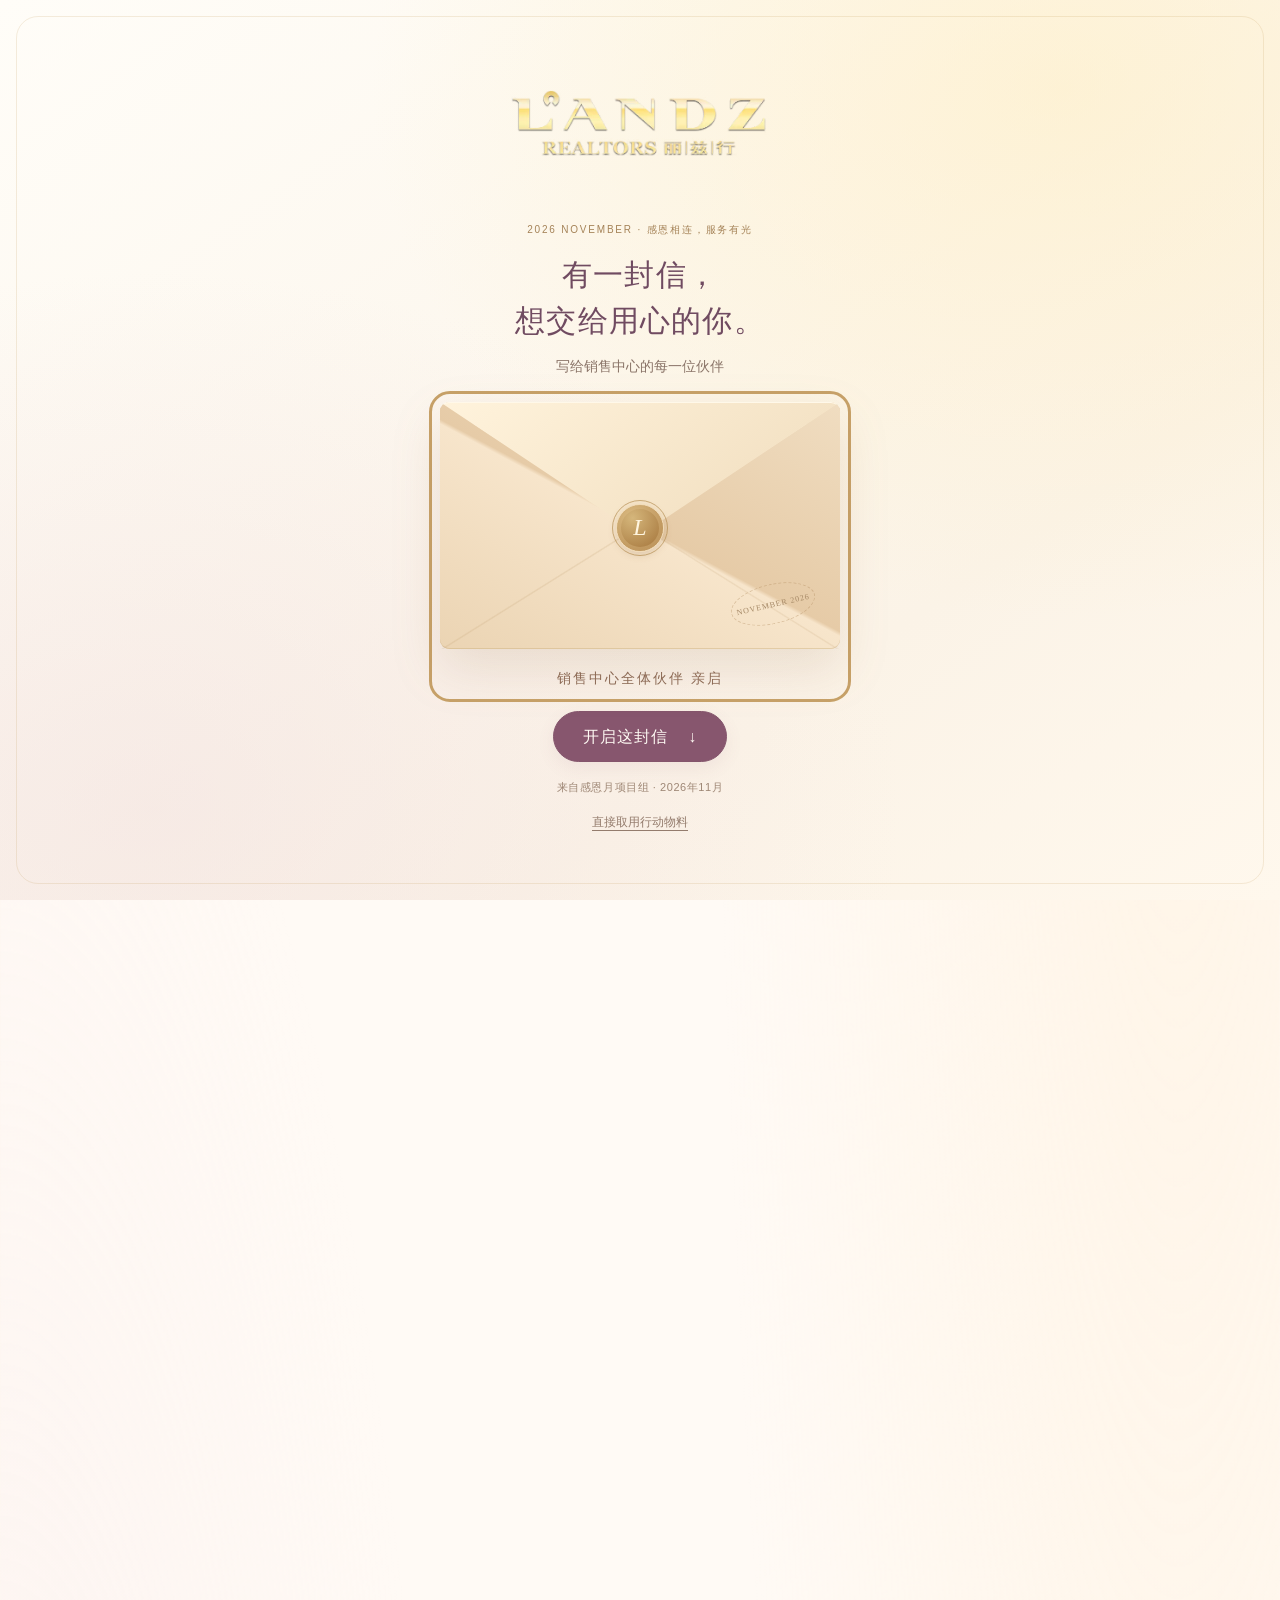
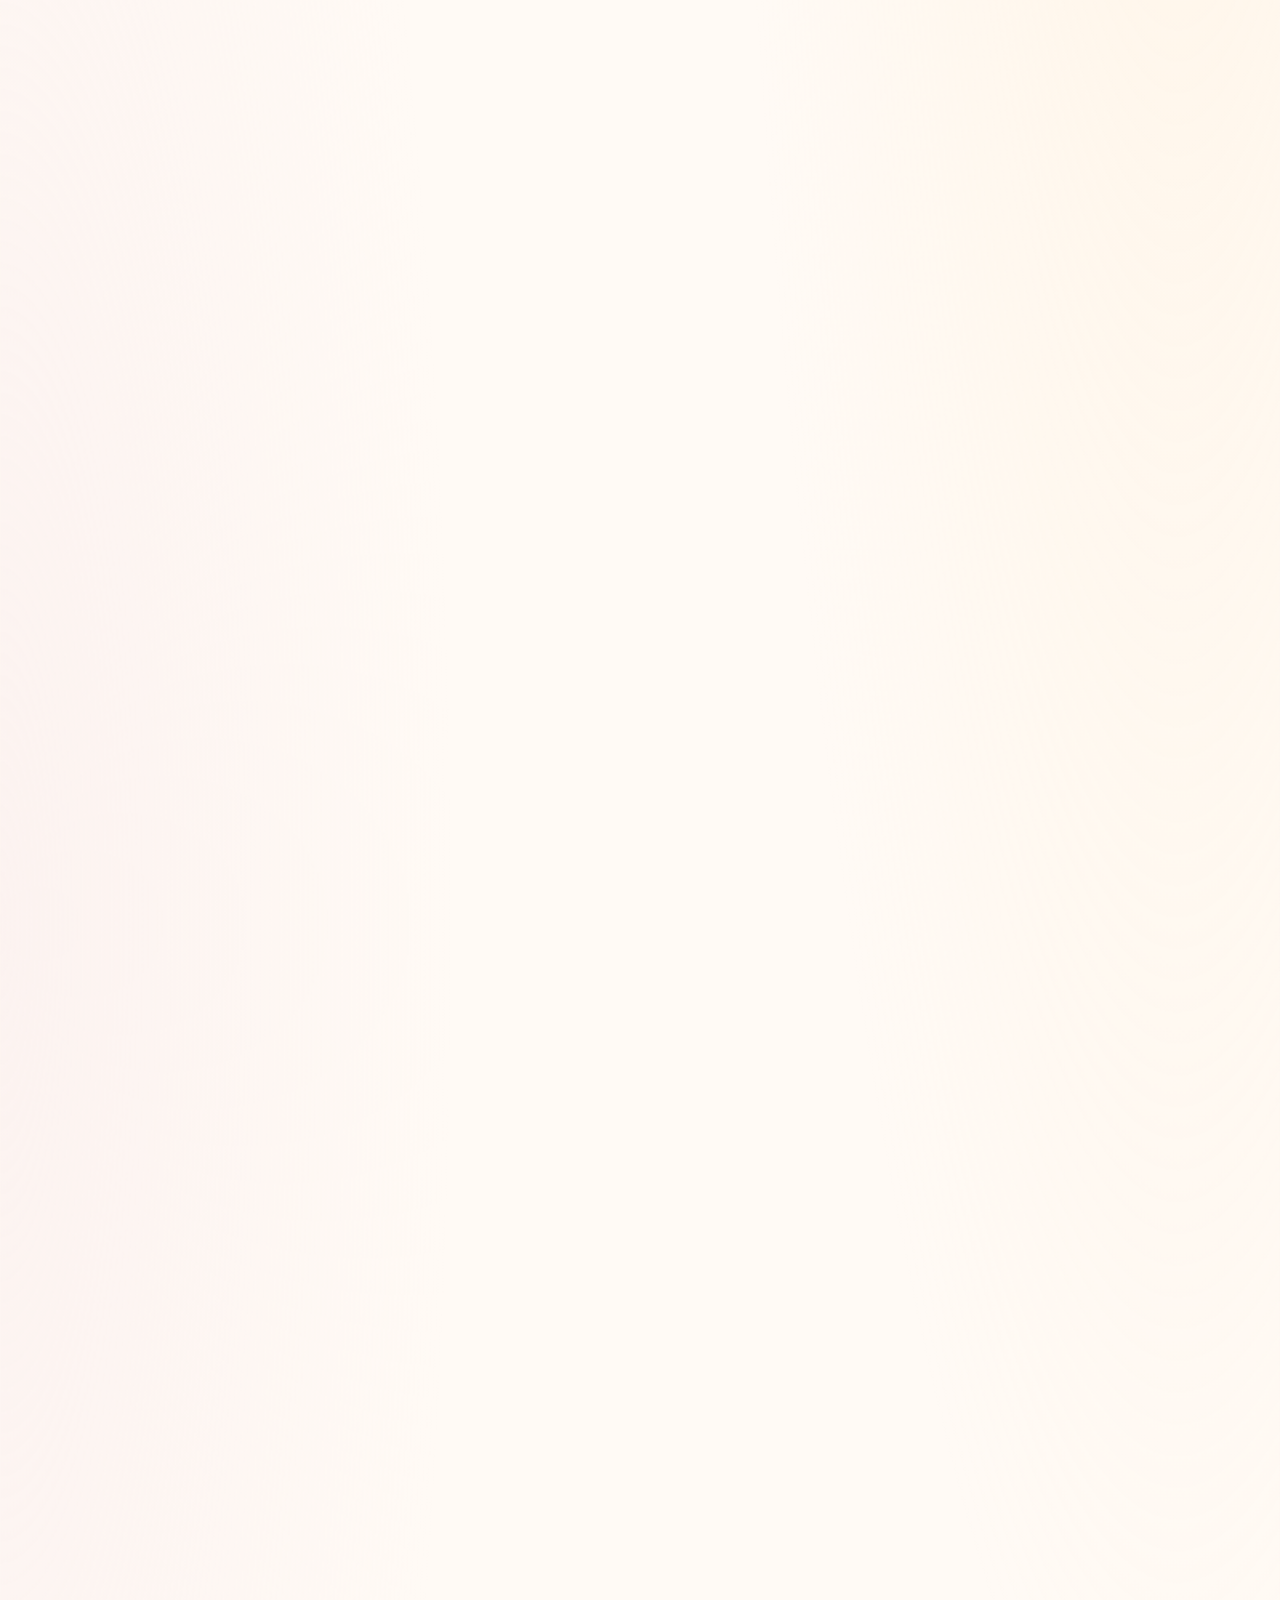
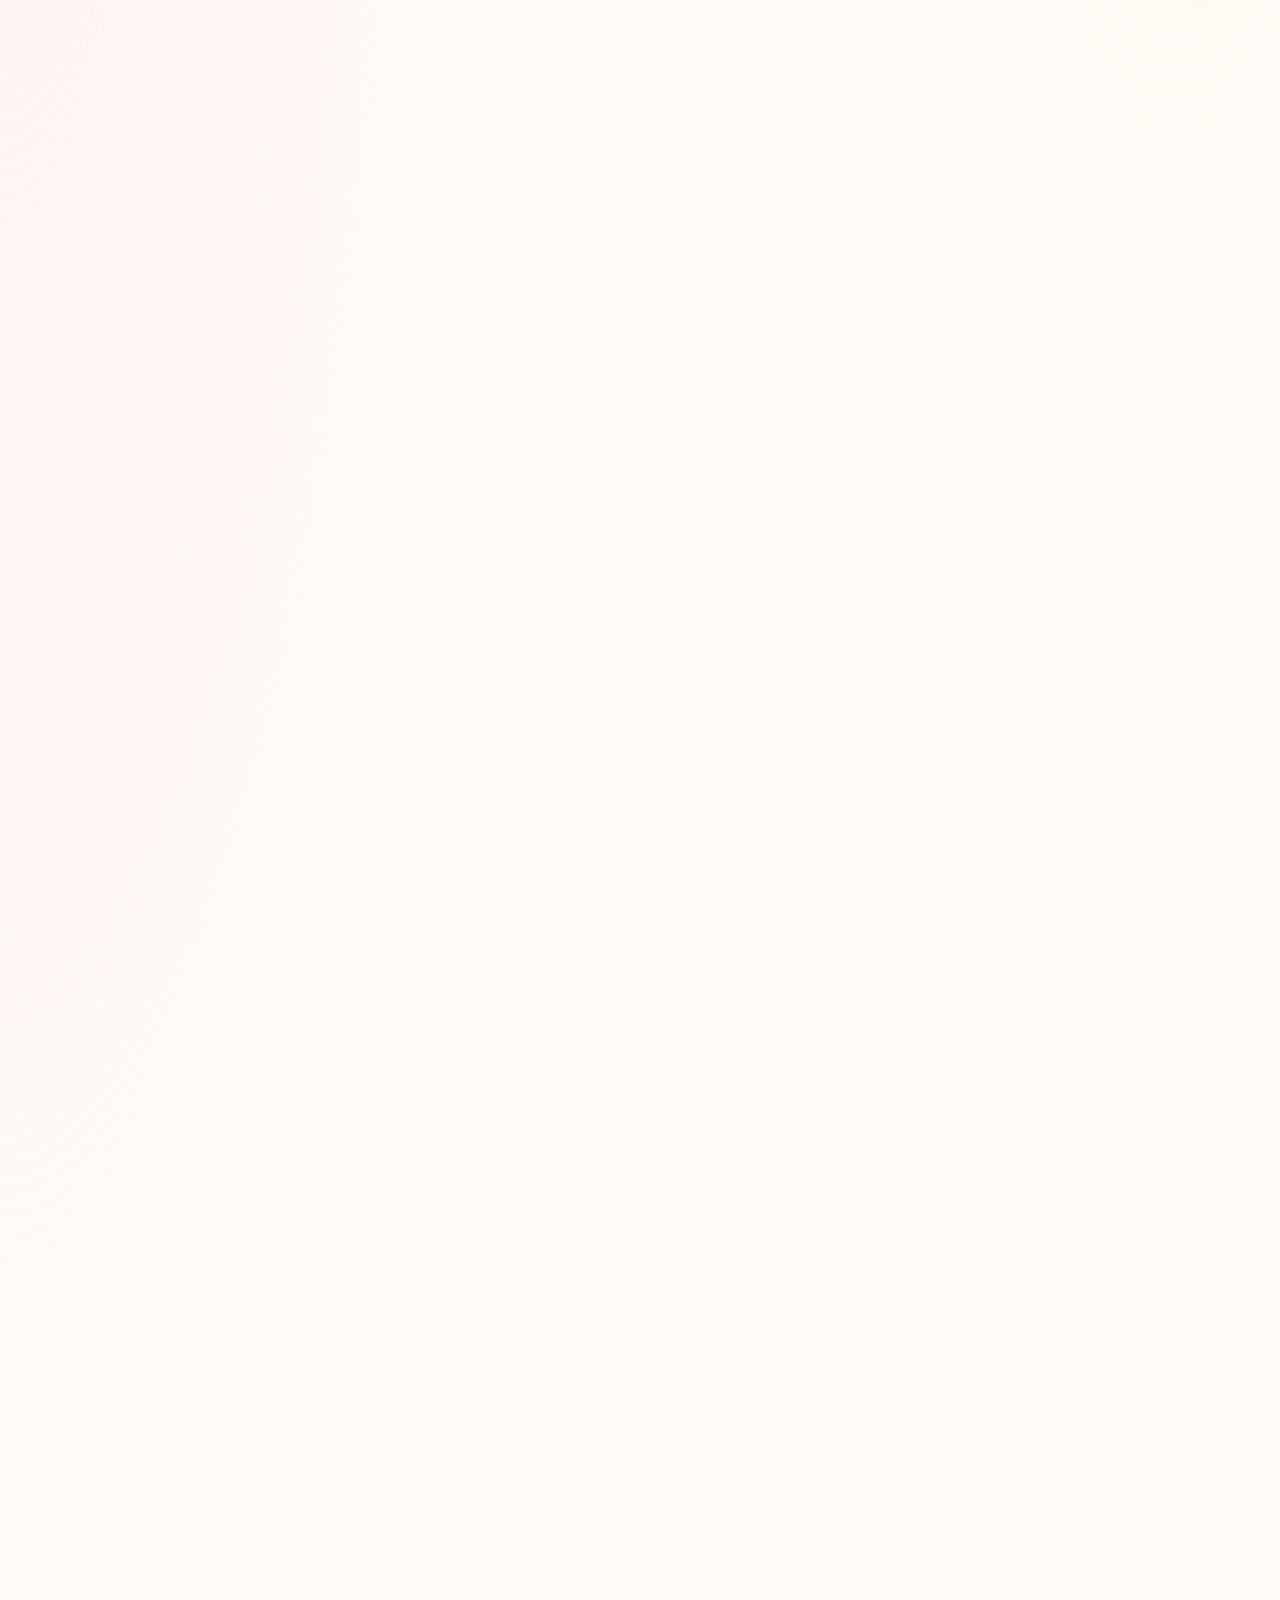
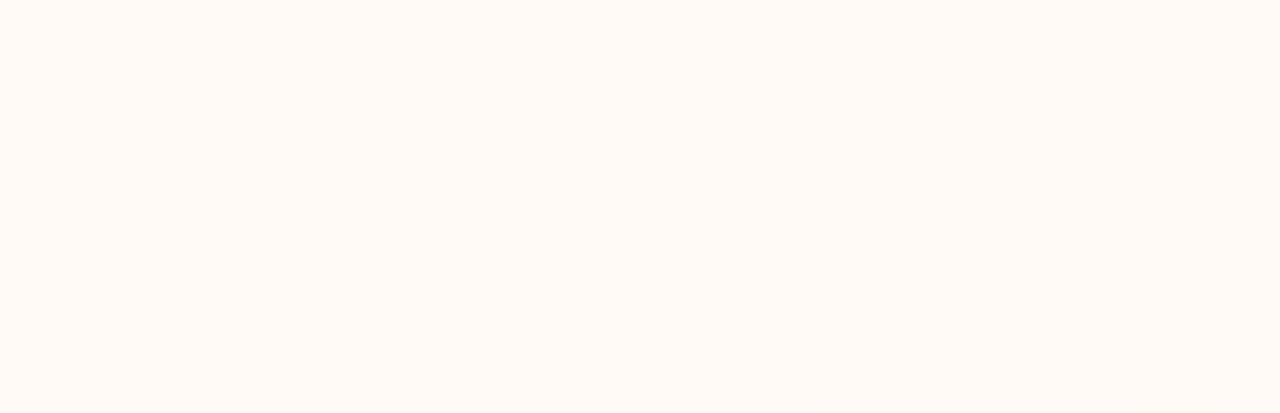
<file: index.html>
<!doctype html>
<html lang="zh-CN">
<head>
  <meta charset="utf-8">
  <meta name="viewport" content="width=device-width,initial-scale=1,viewport-fit=cover">
  <meta name="theme-color" content="#fff8ee">
  <meta name="description" content="丽兹行深圳感恩连接行动包。制作线上贺卡、选用表达文案、挑选伴手礼。">
  <title>丽兹行深圳感恩连接行动包｜贺卡・文案・伴手礼</title>
  <link rel="stylesheet" href="style.css?v=20261102-scene-directory">
  <link rel="stylesheet" href="card-maker.css?v=20261102-professional-trim-v2">
  <link rel="stylesheet" href="inline-material-upload.css?v=20261102-professional-trim-v2">
  <link rel="stylesheet" href="private-feedback.css?v=20261102-professional-trim-v2">
  <link rel="stylesheet" href="shenzhen.css?v=20261111-product-images">
  <link rel="stylesheet" href="featured-request.css?v=20261110-feedback-visibility">
  <link rel="stylesheet" href="gift-materials.css?v=20261111-gift-materials">
</head>
<body class="letter-arrival">
  <div class="site-grain" aria-hidden="true"></div>
  <section id="letter-entry" class="letter-entry" role="dialog" aria-modal="true" aria-labelledby="letter-entry-title" aria-busy="true">
    <div class="letter-entry-inner">
      <div class="entry-brand"><img src="assets/landz-logo.png" alt="LANDZ REALTORS 丽兹行"></div>
      <p class="entry-kicker">2026 NOVEMBER · 感恩相连，服务有光</p>
      <h1 id="letter-entry-title">有一封信，<br>想交给用心的你。</h1>
      <p class="entry-intro">写给销售中心的每一位伙伴</p>
      <button id="open-partner-letter" class="envelope-open" type="button" aria-label="开启写给伙伴的信" disabled>
        <span class="envelope-art" aria-hidden="true"><span class="envelope-back"></span><span class="envelope-note"><small>致销售中心全体伙伴</small><strong>谢谢你的每一份用心</strong></span><span class="envelope-flap"></span><span class="envelope-front"></span><span class="envelope-seal">L</span></span>
        <span class="envelope-address">销售中心全体伙伴 亲启</span>
      </button>
      <button class="entry-open-label" type="button" data-open-letter disabled><span id="entry-open-text">正在准备这封信…</span><span aria-hidden="true">↓</span></button>
      <p class="entry-footnote">来自感恩月项目组 · 2026年11月</p>
      <button id="skip-letter-entry" class="entry-skip" type="button" disabled>直接取用行动物料</button>
    </div>
  </section>
  <header class="site-header">
    <a class="brand" href="./" aria-label="丽兹行深圳感恩连接行动包首页"><span class="brand-mark"><img src="assets/landz-logo.png" alt="LANDZ REALTORS 丽兹行"></span><span class="brand-chinese">丽兹行<span>深圳感恩连接行动包</span></span></a>
    <div class="header-right"><span class="month-label">NOVEMBER · 2026</span></div>
  </header>
  <main id="app"><div class="loading-state"><span class="loading-orbit"></span><p>正在打开感恩连接行动包…</p></div></main>
  <footer class="site-footer"><span>LANDZ · 丽兹行</span><p>让感谢被听见，让服务被感受到。</p><div><a href="#start">回到伙伴来信</a><a href="qr.html">行动包二维码</a></div></footer>
  <nav id="mobile-nav" class="mobile-nav" aria-label="行动快捷导航"></nav>
  <div id="toast" class="toast" role="status" aria-live="polite"></div>
  <script src="backend-config.js?v=20261111-shenzhen-feedback"></script>
  <script src="supabase-adapter.js?v=20261102-professional-trim-v2"></script>
  <script src="assets.js?v=20261102-professional-trim-v2"></script>
  <script src="content-data.js?v=20261103-shanghai-report"></script>
  <script src="shenzhen-content.js?v=20261111-product-images"></script>
  <script src="gift-materials.js?v=20261111-gift-materials"></script>
  <script src="feedback-form.js?v=20261111-shenzhen-feedback"></script>
  <script src="card-maker.js?v=20261105-duplex-original-logo"></script>
  <script src="inline-material-upload.js?v=20261102-professional-trim-v2"></script>
  <script src="private-feedback.js?v=20261102-professional-trim-v2"></script>
  <script src="app.js?v=20261111-wreath-posters"></script>
</body>
</html>
</file>
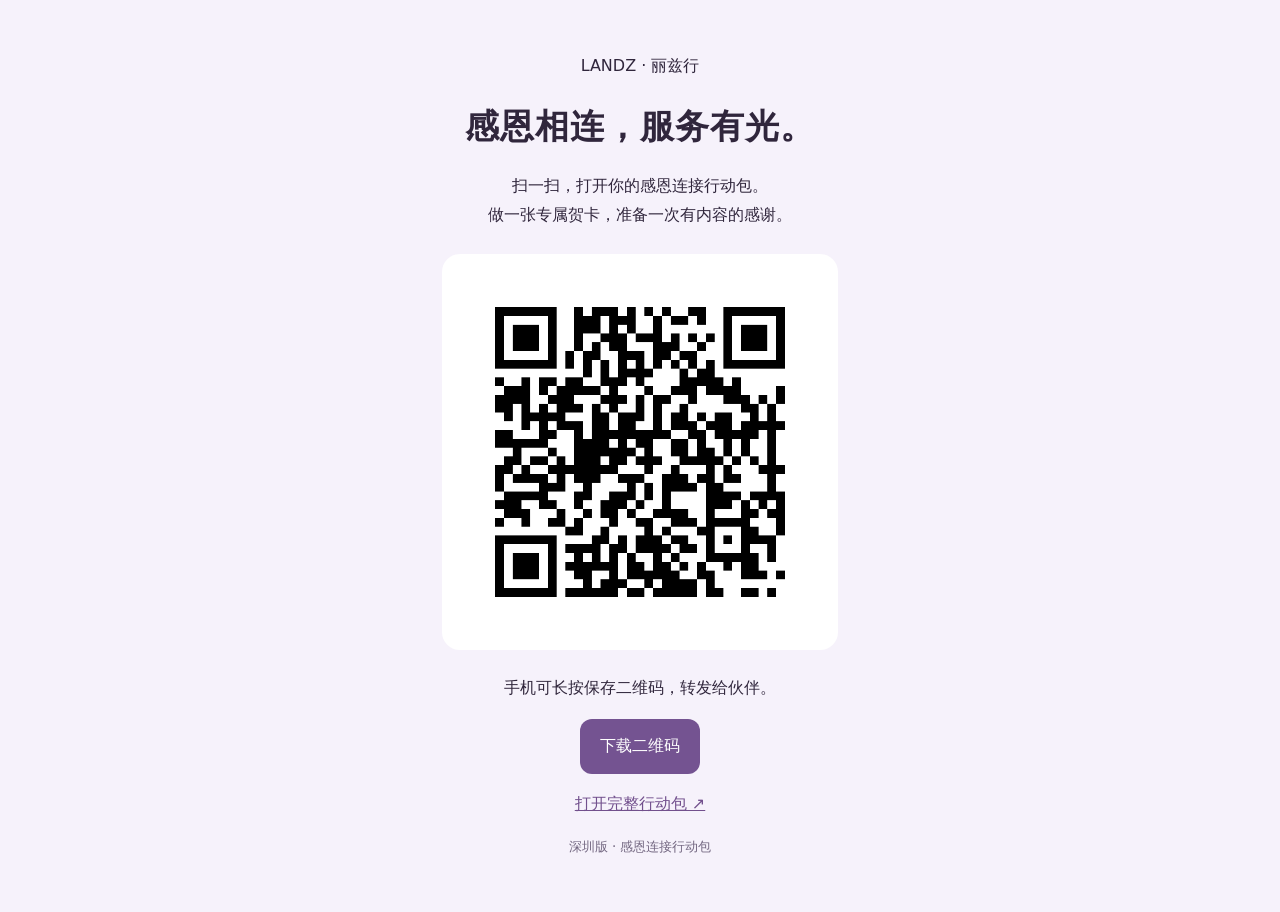
<file: qr.html>
<!doctype html><html lang="zh-CN"><meta charset="utf-8"><meta name="viewport" content="width=device-width,initial-scale=1"><title>感恩连接行动包｜固定入口二维码</title><style>body{margin:0;background:#f6f2fb;color:#30263c;font-family:system-ui,"PingFang SC","Microsoft YaHei",sans-serif}main{max-width:680px;padding:36px 24px;margin:auto;text-align:center}h1{font-size:34px;letter-spacing:1px}p{line-height:1.8}a{color:#72508d}img{display:block;max-width:80%;width:360px;height:auto;margin:24px auto;background:white;border:18px solid white;border-radius:18px}.btn{display:inline-block;background:#745391;color:white;padding:13px 20px;border-radius:12px;text-decoration:none}small{display:block;color:#736781;margin:20px 0}code{word-break:break-all}</style><main><p>LANDZ · 丽兹行</p><h1>感恩相连，服务有光。</h1><p>扫一扫，打开你的感恩连接行动包。<br>做一张专属贺卡，准备一次有内容的感谢。</p><img src="[data-uri]" alt="深圳感恩连接行动包二维码" width="656" height="656"><p>手机可长按保存二维码，转发给伙伴。</p><p><a class="btn" href="[data-uri]" download="深圳感恩连接行动包二维码.png">下载二维码</a></p><p><a href="./">打开完整行动包 ↗</a></p><small>深圳版 · 感恩连接行动包</small></main></html>
</file>
<file: style.css>
@charset "UTF-8";
:root{--ink:#292337;--muted:#766d81;--purple:#725691;--purple-dark:#604376;--lilac:#f0e8f8;--lilac-light:#f8f5fc;--line:#e8e1ef;--gold:#b6945e;--white:#fff;--radius:22px;--shadow:0 16px 48px #4a2a6a09;font-family:Inter,"PingFang SC","Microsoft YaHei",sans-serif;color:var(--ink);background:#fcfafc;font-synthesis:none;scroll-behavior:smooth}
*{box-sizing:border-box}body{margin:0}a{color:inherit;text-decoration:none}button,input,select,textarea{font:inherit}button,a,input,select,textarea{-webkit-tap-highlight-color:transparent}button{cursor:pointer}button:focus-visible,a:focus-visible,input:focus-visible,select:focus-visible,textarea:focus-visible{outline:3px solid #b09ac8;outline-offset:3px}button:disabled{cursor:default;opacity:.55}img{max-width:100%}.site-grain{position:fixed;inset:0;pointer-events:none;opacity:.13;z-index:-1;background-image:url("data:image/svg+xml,%3Csvg viewBox='0 0 180 180' xmlns='http://www.w3.org/2000/svg'%3E%3Cfilter id='n'%3E%3CfeTurbulence type='fractalNoise' baseFrequency='.8' numOctaves='3' stitchTiles='stitch'/%3E%3C/filter%3E%3Crect width='100%25' height='100%25' opacity='.22' filter='url(%23n)'/%3E%3C/svg%3E")}.site-header{max-width:1280px;margin:auto;padding:25px 42px;display:flex;align-items:center;justify-content:space-between;gap:20px}.brand{display:flex;align-items:center;gap:13px}.brand-mark{font-family:Georgia,serif;color:var(--purple);font-size:28px;letter-spacing:1.7px}.brand-chinese{border-left:1px solid #cbbddd;padding-left:13px;font-size:15px;font-weight:700;line-height:1.35;letter-spacing:1px}.brand-chinese>span{display:block;font-size:10px;font-weight:400;letter-spacing:.8px;color:var(--muted);margin-top:3px}.header-right{display:flex;align-items:center;gap:26px}.month-label{font-size:10px;color:var(--muted);letter-spacing:1.8px}.admin-link{font-size:12px;color:var(--muted)}.admin-link span{padding-left:7px}.page-shell{max-width:1180px;margin:auto;padding:0 26px}.hero{padding:56px 60px 46px;background:linear-gradient(115deg,#eee6f7 0%,#f8f2fa 58%,#f3ede4 100%);border:1px solid #e9dff0;position:relative;overflow:hidden;border-radius:30px}.hero:after{content:"";position:absolute;width:330px;height:330px;right:-100px;top:-90px;border:1px solid #c6b48b50;border-radius:50%;box-shadow:0 0 0 44px #cfb8a910,0 0 0 88px #cfb8a90c;pointer-events:none}.eyebrow{margin:0 0 19px;font-size:11px;font-weight:600;letter-spacing:2.6px;color:var(--purple)}.hero h1{font-weight:500;letter-spacing:1px;font-size:clamp(34px,4.1vw,56px);line-height:1.25;margin:0 0 22px;max-width:700px}.hero h1 em{font-style:normal;color:var(--purple)}.hero .hero-copy{max-width:650px;line-height:1.9;font-size:15px;color:#64576e;margin:0}.hero .hero-copy p{margin:0}.hero-bottom{margin-top:28px;display:flex;flex-wrap:wrap;gap:10px;align-items:center}.pill{display:inline-flex;align-items:center;gap:7px;font-size:11px;border-radius:30px;padding:8px 12px;border:1px solid #d6c8e5;color:#6c527e;background:#ffffff75}.pill:before{content:"";width:5px;height:5px;background:var(--gold);border-radius:50%}.hero-note{font-size:11px;color:#877b8d;letter-spacing:.5px;margin:24px 0 0}.view-switch{display:flex;gap:4px;background:#eee8f1;padding:4px;border-radius:12px;width:max-content;margin:25px 0 0}.view-switch a{padding:9px 16px;font-size:12px;border-radius:8px;color:var(--muted)}.view-switch a.active{background:white;color:var(--purple);box-shadow:0 2px 8px #50405c0c}.quick-grid{display:grid;grid-template-columns:repeat(4,1fr);gap:15px;margin:27px 0 45px}.quick-card{background:var(--white);border:1px solid var(--line);border-radius:18px;padding:22px;display:flex;flex-direction:column;min-height:163px;box-shadow:var(--shadow);transition:.2s}.quick-card:hover{transform:translateY(-3px);border-color:#c8b3df}.quick-top{display:flex;justify-content:space-between;align-items:center}.quick-icon{display:grid;place-items:center;width:36px;height:36px;background:var(--lilac-light);color:var(--purple);border-radius:11px;font-size:19px}.quick-number{font:11px Georgia,serif;color:#b2a3bf}.quick-card h3{font-size:17px;font-weight:600;margin:18px 0 8px}.quick-card p{font-size:12px;color:var(--muted);margin:0;line-height:1.65}.quick-card .arrow{margin-left:auto;color:var(--purple);font-size:15px}.section{margin:48px 0;scroll-margin-top:24px}.section-heading{display:flex;justify-content:space-between;gap:16px;align-items:flex-end;margin-bottom:20px;padding-bottom:14px;border-bottom:1px solid var(--line);position:relative}.section-heading:after{content:"";position:absolute;left:0;bottom:-1px;width:56px;height:2px;background:var(--gold)}.section-kicker{color:var(--gold);letter-spacing:2px;font-size:10px;margin:0 0 7px}.section h2{font-size:25px;font-weight:500;margin:0;letter-spacing:.5px}.section-intro{font-size:13px;color:var(--muted);line-height:1.8;max-width:680px;margin:12px 0 0}.section-number{font:italic 29px Georgia,serif;color:#d8c8e4}.section-link{font-size:12px;color:var(--purple);white-space:nowrap}.consensus-grid{display:grid;grid-template-columns:1.2fr 1fr;gap:18px}.surface{background:white;border:1px solid var(--line);border-radius:var(--radius);padding:28px;box-shadow:var(--shadow)}.surface h3{font-size:17px;margin:0 0 12px;font-weight:600}.surface p{line-height:1.85;color:#6c6275;font-size:13px;margin:0}.surface .reading p{margin:0}.surface .reading>*+*{margin-top:0}.consensus-main{background:linear-gradient(130deg,#f6f0fb,#fff);padding:32px}.quote-line{font-size:22px!important;line-height:1.65!important;color:#6c4d87!important;font-weight:500;margin-bottom:16px!important}.small-chapter{display:flex;gap:13px;padding:14px 0;border-top:1px solid var(--line)}.small-chapter:first-child{border-top:0;padding-top:0}.small-chapter:last-child{padding-bottom:0}.small-chapter>b{font:16px Georgia,serif;color:var(--gold);min-width:24px}.small-chapter h4{font-size:13px;margin:0 0 4px}.small-chapter p{font-size:12px;line-height:1.75}.callout{display:flex;gap:15px;align-items:flex-start;background:var(--lilac-light);border-left:3px solid #b599d2;border-radius:0 12px 12px 0;padding:17px 20px;margin-top:17px;font-size:12px;color:#72607f;line-height:1.85}.callout p{margin:0}.callout strong{color:#665174}.action-steps{display:flex;gap:20px;margin-top:22px}.action-step{display:flex;gap:10px;flex:1;font-size:12px;line-height:1.7;color:var(--muted)}.action-step b{display:grid;place-items:center;flex:0 0 24px;height:24px;border-radius:50%;background:#eadff3;color:var(--purple);font-size:10px}.filters{display:flex;gap:8px;flex-wrap:wrap;margin-bottom:18px}.filter-btn{padding:9px 15px;border:1px solid var(--line);background:white;border-radius:30px;color:#7c6b88;font-size:12px}.filter-btn.active{background:var(--purple);color:white;border-color:var(--purple)}.message-grid{display:grid;grid-template-columns:repeat(2,1fr);gap:16px}.message-card{border:1px solid var(--line);border-radius:18px;background:white;overflow:hidden}.message-card summary{cursor:pointer;list-style:none;display:flex;align-items:center;justify-content:space-between;padding:21px 23px;gap:14px}.message-card summary::-webkit-details-marker{display:none}.message-card summary:after{content:"+";font-size:20px;color:#aa91be;font-weight:300}.message-card[open] summary:after{content:"−"}.message-card h3{font-size:15px;line-height:1.6;margin:0}.message-card .message-inner{padding:0 23px 23px}.tags{display:flex;flex-wrap:wrap;gap:6px;margin-bottom:12px}.tag{font-size:10px;line-height:1.6;padding:3px 8px;border-radius:5px;background:#f3edf7;color:#896d9d}.tag.gold{background:#f8f2e7;color:#9d7a41}.message-text{font-size:13px;line-height:1.95;white-space:pre-wrap;margin:0;color:#5e5567}.message-tip{font-size:11px;line-height:1.7;color:#9b8ba7;margin-top:14px}.card-actions{display:flex;gap:8px;flex-wrap:wrap;margin-top:17px}.btn{display:inline-flex;align-items:center;justify-content:center;gap:8px;border:1px solid #d9cce5;border-radius:9px;padding:10px 15px;font-size:12px;line-height:1.35;color:var(--purple);background:white;min-height:38px}.btn.primary{background:var(--purple);color:white;border-color:var(--purple)}.btn.soft{background:#f5effa;border-color:transparent}.btn:hover{filter:brightness(.97)}.gift-grid{display:grid;grid-template-columns:repeat(3,1fr);gap:16px}.gift-card{border:1px solid var(--line);border-radius:18px;background:#fff;padding:23px;display:flex;flex-direction:column;min-height:300px}.gift-symbol{display:grid;place-items:center;width:44px;height:44px;border-radius:50%;background:linear-gradient(150deg,#f7f0fb,#eee4f6);color:#9a7cad;font-size:22px;margin-bottom:20px}.gift-card h3{font-size:16px;line-height:1.6;margin:0 0 10px}.gift-price{color:var(--purple);font-size:13px;font-weight:600;margin:0 0 14px}.gift-card dl{font-size:11px;line-height:1.8;margin:0 0 15px}.gift-card dt{color:#a395aa;display:inline}.gift-card dt:after{content:" · "}.gift-card dd{display:inline;margin:0;color:#6d6276}.gift-card dd:after{content:"";display:block}.gift-link{margin-top:auto}.gift-link small{display:block;color:#a08eac;font-size:10px;margin-top:8px;line-height:1.6}.gift-note{font-size:11px!important;color:#9c8da8!important;line-height:1.7!important;margin-top:11px!important}.material-list{display:grid;grid-template-columns:repeat(2,1fr);gap:14px}.material-row{display:flex;align-items:center;gap:16px;padding:20px;border:1px solid var(--line);border-radius:15px;background:white}.file-icon{font-size:11px;font-weight:700;display:grid;place-items:center;flex:0 0 42px;height:49px;border:1px solid #d9cce7;border-radius:8px;color:#8b6da0;background:#f8f3fc}.file-info{min-width:0;flex:1}.file-info h3{font-size:13px;margin:0 0 6px;overflow-wrap:anywhere}.file-info p{font-size:10px;color:var(--muted);margin:0;line-height:1.7}.material-row .btn{font-size:11px;padding:8px 11px;min-height:34px}.empty-state{padding:29px;border:1px dashed #d7c7e2;border-radius:18px;background:#fbf8fe;text-align:center;grid-column:1/-1}.empty-state strong{display:block;font-size:15px;color:#7e648f;font-weight:500;margin-bottom:8px}.empty-state p{font-size:12px;color:var(--muted);margin:0;line-height:1.85}.professional-intro{display:grid;grid-template-columns:repeat(2,1fr);gap:16px;margin-bottom:18px}.professional-card{border:1px solid var(--line);border-radius:15px;padding:21px;background:white}.professional-card h3{font-size:14px;margin:0 0 9px}.professional-card p{font-size:12px;color:var(--muted);margin:0;line-height:1.8}.editor-field{display:block;font-size:12px;color:#7a648a;margin-bottom:9px}.transaction-editor{width:100%;min-height:220px;resize:vertical;border:1px solid #d9cbe5;border-radius:12px;padding:18px;color:#655771;line-height:1.85;font-size:13px;background:#fff}.story-layout{display:grid;grid-template-columns:1fr 1fr;gap:18px}.story-banner{background:linear-gradient(130deg,#ece2f5,#f7f2ed);padding:34px;border:1px solid #e5daed;border-radius:22px}.story-banner h3{font-size:27px;font-weight:500;line-height:1.5;margin:0 0 17px;color:#705086}.story-banner p{font-size:13px;line-height:1.9;color:#806c8c;margin:0}.story-question{font-size:14px!important;margin-top:20px!important;color:#715185!important}.generic-list{margin:0;padding:0;list-style:none}.generic-list li{padding:9px 0;border-bottom:1px solid #eee7f3;font-size:13px;line-height:1.85;color:#6b6073}.generic-list li:last-child{border-bottom:0}.generic-list li strong{color:#6b4e80}.reading{font-size:13px;line-height:1.9;color:#6d6176}.reading p{margin:0}.reading ul{padding-left:19px;margin:0}.reading li{margin:0}.reading strong{color:#6e4d87}.reading h4{font-size:14px;color:#5e456f;margin:12px 0 4px}.reading h4:first-child{margin-top:0}.reading .property{margin:5px 0}.reading .property-label{font-weight:600;color:#76568b}.reading .property .reading{display:inline}.reading .reading-array{display:grid;gap:7px}.reading .reading-object{border-left:2px solid #e5d7ef;padding-left:13px;margin:10px 0}.reading .reading-object:first-child{margin-top:0}.project-hero{padding-bottom:34px}.project-hero h1{font-size:40px}.project-nav{display:flex;gap:7px;flex-wrap:wrap;margin:25px 0 0}.project-nav a{font-size:11px;color:#7d658e;padding:8px 11px;background:#ffffff80;border:1px solid #ded0e8;border-radius:7px}.metric-grid{display:grid;grid-template-columns:repeat(3,1fr);gap:14px;margin:24px 0}.metric-card{border:1px solid var(--line);border-radius:17px;padding:21px;background:white}.metric-card .label{font-size:11px;color:var(--muted);margin:0 0 9px}.metric-card strong{font:32px Georgia,serif;color:var(--purple);font-weight:400}.metric-card small{display:block;font-size:10px;color:#9a8ba5;line-height:1.6;margin-top:9px}.goal-headline{font-size:23px!important;color:#6f5084!important;font-weight:500;line-height:1.65!important;margin-bottom:19px!important}.goals-columns{display:grid;grid-template-columns:1fr 1fr;gap:18px}.goal-block{margin-top:20px}.goal-block h3{font-size:15px;color:#72518b;margin-bottom:10px}.numbered-item{display:flex;align-items:flex-start;gap:10px;margin:0;font-size:13px;line-height:1.95;color:#6e6277}.numbered-item>b{flex:0 0 20px;color:#8f6ca6}.numbered-item+.numbered-item{margin-top:0}.subgoal-grid{display:grid;grid-template-columns:repeat(3,1fr);gap:16px}.subgoal-card{border:1px solid var(--line);border-radius:20px;background:white;overflow:hidden}.subgoal-top{padding:25px;border-bottom:1px solid var(--line);background:#f9f5fc}.subgoal-top .no{font:30px Georgia,serif;color:#b9a1ca}.subgoal-top h3{font-size:18px;margin:13px 0 9px;line-height:1.55}.subgoal-top p{font-size:12px;color:var(--muted);line-height:1.85;margin:0}.subgoal-body{padding:23px}.support-label{font-size:10px;letter-spacing:1px;color:#ac8952;margin:0 0 12px}.support-item{padding:10px 0;border-bottom:1px solid var(--line)}.support-item:last-child{border-bottom:0}.support-item h4{font-size:13px;line-height:1.7;color:#74558a;margin:0 0 6px}.support-item p{font-size:11px;line-height:1.85;color:#8d7c99;margin:0}.foundation{margin-top:16px;border-top:1px dashed #dacde5;padding-top:14px}.foundation summary{font-size:11px;cursor:pointer;color:#8d7b99}.foundation .reading{font-size:11px;margin-top:10px}.role-grid{display:grid;grid-template-columns:repeat(5,1fr);gap:12px}.role-card{background:white;border:1px solid var(--line);border-radius:16px;padding:22px 18px}.role-card h3{font-size:14px;margin:0 0 12px;color:#73558a}.role-card .reading{font-size:11px;line-height:1.9}.timeline{position:relative;padding-left:25px}.timeline:before{content:"";position:absolute;top:15px;bottom:20px;width:1px;left:7px;background:#dfd1e9}.timeline-item{display:grid;grid-template-columns:125px 1fr;gap:18px;padding:0 0 24px;position:relative}.timeline-item:before{content:"";position:absolute;left:-22px;top:7px;width:9px;height:9px;background:#ac8cc4;border:2px solid #f7f1fc;border-radius:50%}.timeline-date{font-size:12px;color:#86619f;line-height:1.75;padding-top:2px}.timeline-content{border:1px solid var(--line);background:white;border-radius:15px;padding:20px 23px}.timeline-content h3{font-size:15px;margin:0 0 10px}.timeline-content .reading{font-size:12px}.timeline-meta{font-size:10px;color:#9b86a9;line-height:1.85;border-top:1px solid #eee6f5;padding-top:12px;margin-top:12px}.fees-grid{display:grid;grid-template-columns:1fr 1fr;gap:20px}.fee-table{width:100%;border-collapse:collapse;font-size:12px}.fee-table th{text-align:left;background:#f4edf9;font-size:11px;color:#8b6a9f;font-weight:500;padding:13px}.fee-table td{padding:12px 13px;border-bottom:1px solid #eee6f3;color:#786684}.fee-table td:last-child{font-weight:600;color:#78528e}.calculator{background:linear-gradient(145deg,#f4edf9,#fcf9ff);border:1px solid #e3d6ec;border-radius:19px;padding:27px}.calculator h3{font-size:17px;font-weight:500;color:#705285;margin:0 0 20px}.calc-field{margin-bottom:15px}.calc-field label{display:block;font-size:11px;color:#8b729c;margin-bottom:8px}.calc-field input{width:100%;padding:11px 12px;border:1px solid #daccdf;border-radius:8px;background:#ffffffcc;font-size:15px;color:#685172}.calc-output{border-top:1px solid #dfcfe9;padding-top:19px;display:flex;align-items:baseline;justify-content:space-between;gap:10px}.calc-output span{font-size:12px;color:#86619d}.calc-output strong{font:36px Georgia,serif;color:#77508d}.calc-output strong small{font-family:inherit;font-size:12px;padding-left:4px}.calc-explain{font-size:10px;color:#a08aae;line-height:1.8;margin:10px 0 0}.detail-panel{border:1px solid var(--line);border-radius:17px;background:white;margin-bottom:12px}.detail-panel>summary{cursor:pointer;padding:21px 24px;font-size:14px;font-weight:500;color:#705082}.detail-panel>.reading{padding:0 24px 24px}.wide-note{margin:25px 0 0;padding:18px 24px;background:#f4eef8;border-radius:13px;color:#8a719b;font-size:12px;line-height:1.9}.site-footer{max-width:1180px;margin:65px auto 0;border-top:1px solid var(--line);padding:30px 26px 35px;display:flex;align-items:center;gap:25px;flex-wrap:wrap;color:#9d8ba9}.site-footer>span{font:14px Georgia,serif;letter-spacing:1px;color:#8a6ba0}.site-footer p{font-size:11px;flex:1;margin:0}.site-footer>div{display:flex;gap:17px;font-size:10px}.mobile-nav{display:none}.toast{position:fixed;left:50%;bottom:28px;transform:translate(-50%,20px);background:#4c365e;color:white;font-size:12px;padding:13px 22px;border-radius:30px;box-shadow:0 10px 30px #4b2d6a20;opacity:0;pointer-events:none;transition:.2s;z-index:100}.toast.show{opacity:1;transform:translate(-50%,0)}.loading-state{min-height:60vh;display:grid;align-content:center;justify-items:center;gap:20px;font-size:13px;color:#9b83ad}.loading-orbit{width:38px;height:38px;border:1px solid #e1d2ed;border-top-color:#9776b0;border-radius:50%;animation:spin 1.2s linear infinite}@keyframes spin{to{transform:rotate(360deg)}}.error-state{margin:40px auto;max-width:600px;padding:35px;border:1px solid #e3d4eb;background:#f8f2fc;border-radius:20px;color:#8c699e;line-height:1.9}.error-state h1{font-size:22px}.print-label{display:none}.more-content{margin-top:18px}.more-content summary{font-size:12px;color:#8d729f;cursor:pointer}.more-content>.reading{margin-top:15px}.workshop-bar{display:flex;justify-content:space-between;gap:20px;align-items:center;margin-top:18px;padding:21px 25px;border:1px solid #e1d1ec;border-radius:15px;background:#f6f0fa}.workshop-bar h3{font-size:14px;margin:0 0 7px;color:#7b588f}.workshop-bar p{margin:0;font-size:11px;color:#9e87ad;line-height:1.8}.acceptance-card{border:1px solid var(--line);border-radius:17px;padding:24px;background:white}.audience-grid{display:grid;grid-template-columns:repeat(4,1fr);gap:12px}.audience-card{border:1px solid var(--line);border-radius:15px;padding:20px;background:white}.audience-card:first-child{background:#f3eaf9;border-color:#cdb3e0}.audience-card h3{font-size:14px;line-height:1.6;margin:0 0 8px;color:#77528f}.audience-card p{font-size:11px;line-height:1.9;color:#8f799e;margin:0}.table-wrap{overflow:auto;border:1px solid var(--line);border-radius:14px}.data-table{width:100%;border-collapse:collapse;font-size:12px;background:white}.data-table th{background:#f5f0f9;color:#8b6e9e;font-size:11px;text-align:left;font-weight:500}.data-table th,.data-table td{padding:13px 15px;line-height:1.8;vertical-align:top;border-bottom:1px solid #eee6f3}.data-table td{color:#786883}.data-table tr:last-child td{border-bottom:0}.jump-target{scroll-margin-top:20px}
@media(max-width:1000px){.hero{padding:43px}.role-grid{grid-template-columns:repeat(3,1fr)}.subgoal-grid{grid-template-columns:1fr}.subgoal-card{display:grid;grid-template-columns:1fr 1.4fr}.subgoal-top{border-bottom:0;border-right:1px solid var(--line)}.gift-grid{grid-template-columns:repeat(2,1fr)}.professional-intro{grid-template-columns:1fr}.professional-card{display:grid;grid-template-columns:120px 1fr;gap:10px}.audience-grid{grid-template-columns:repeat(2,1fr)}}
@media(max-width:700px){:root{--radius:17px}.site-header{padding:19px 20px;gap:12px}.brand-mark{font-size:23px}.brand-chinese{font-size:12px;padding-left:10px}.brand-chinese>span{font-size:9px}.header-right{gap:10px}.month-label{display:none}.admin-link{font-size:10px}.page-shell{padding:0 16px}.hero{padding:34px 25px 28px;border-radius:23px}.hero h1{font-size:35px;letter-spacing:0;line-height:1.3;margin-bottom:18px}.hero:after{right:-170px;top:-170px}.eyebrow{font-size:9px;letter-spacing:2px;margin-bottom:16px}.hero .hero-copy{font-size:13px;line-height:1.95}.hero-bottom{margin-top:22px;gap:7px}.pill{font-size:9px;padding:7px 10px}.hero-note{font-size:10px;line-height:1.8;margin-top:17px}.view-switch{margin-top:19px}.view-switch a{font-size:11px;padding:8px 12px}.quick-grid{grid-template-columns:1fr 1fr;gap:10px;margin:18px 0 32px}.quick-card{padding:17px;min-height:145px;border-radius:15px}.quick-card h3{font-size:15px;margin-top:15px}.quick-card p{font-size:10px;line-height:1.7}.quick-icon{width:30px;height:30px;font-size:17px}.section{margin:34px 0;scroll-margin-top:15px}.section-heading{margin-bottom:16px;gap:8px}.section h2{font-size:22px}.section-kicker{font-size:8px;letter-spacing:1.5px}.section-intro{font-size:11px;line-height:1.9}.section-number{font-size:25px}.consensus-grid,.goals-columns,.story-layout,.fees-grid{grid-template-columns:1fr}.surface{padding:23px}.consensus-main{padding:25px}.quote-line{font-size:21px!important}.surface p{font-size:12px}.action-steps{display:grid;gap:11px}.action-step{font-size:11px;align-items:center}.message-grid{grid-template-columns:1fr;gap:11px}.message-card summary{padding:18px 20px}.message-card h3{font-size:14px}.message-card .message-inner{padding:0 20px 20px}.message-text{font-size:12px;line-height:1.95}.filters{gap:7px;margin-bottom:15px}.filter-btn{padding:8px 12px;font-size:10px}.gift-grid{grid-template-columns:1fr 1fr;gap:10px}.gift-card{padding:17px;min-height:320px;border-radius:15px}.gift-symbol{width:36px;height:36px;font-size:18px;margin-bottom:14px}.gift-card h3{font-size:13px;line-height:1.75}.gift-price{font-size:11px;line-height:1.7}.gift-card dl{font-size:10px;line-height:1.85}.gift-card .btn{width:100%;font-size:10px;padding:9px}.gift-link small,.gift-note{font-size:9px!important}.material-list{grid-template-columns:1fr}.material-row{padding:16px;gap:12px}.file-icon{width:35px;flex-basis:35px;height:42px;font-size:9px}.file-info h3{font-size:12px}.file-info p{font-size:9px}.empty-state{padding:24px 18px}.empty-state strong{font-size:13px}.empty-state p{font-size:11px}.professional-card{display:block;padding:19px}.professional-card h3{font-size:13px}.professional-card p{font-size:11px}.transaction-editor{font-size:12px;padding:15px}.story-banner{padding:27px}.story-banner h3{font-size:24px}.story-banner p{font-size:12px}.reading{font-size:12px;line-height:1.95}.reading h4{font-size:13px}.project-hero h1{font-size:29px}.project-nav{gap:6px}.project-nav a{font-size:9px;padding:7px 9px}.metric-grid{gap:8px;margin:16px 0}.metric-card{padding:16px 12px;border-radius:13px}.metric-card .label{font-size:9px;line-height:1.6}.metric-card strong{font-size:25px}.metric-card small{font-size:8px}.goal-headline{font-size:19px!important}.numbered-item{font-size:12px;gap:7px;line-height:1.95}.subgoal-card{display:block}.subgoal-top{border-right:0;border-bottom:1px solid var(--line);padding:22px}.subgoal-top .no{font-size:25px}.subgoal-top h3{font-size:17px}.subgoal-body{padding:21px}.role-grid{grid-template-columns:1fr;gap:10px}.role-card{padding:20px}.role-card h3{font-size:14px}.role-card .reading{font-size:12px}.timeline{padding-left:18px}.timeline:before{left:3px}.timeline-item{grid-template-columns:1fr;gap:9px;padding-bottom:20px}.timeline-item:before{left:-18px;top:6px}.timeline-date{font-size:11px}.timeline-content{padding:18px 20px}.timeline-content h3{font-size:14px}.timeline-content .reading{font-size:11px}.timeline-meta{font-size:9px}.callout{font-size:11px;padding:15px 16px}.fees-grid{gap:14px}.fee-table{font-size:11px}.fee-table th{font-size:10px}.fee-table th,.fee-table td{padding:11px 12px}.calculator{padding:22px}.detail-panel>summary{font-size:13px;padding:19px 20px}.detail-panel>.reading{padding:0 20px 20px}.site-footer{padding:25px 20px 110px;margin-top:40px;gap:13px}.site-footer>span{font-size:12px}.site-footer p{font-size:10px;flex:auto}.site-footer>div{width:100%;font-size:9px;gap:14px}.mobile-nav{display:flex;position:fixed;bottom:0;left:0;right:0;background:#ffffffed;border-top:1px solid #e6dbed;padding:10px 8px calc(9px + env(safe-area-inset-bottom));justify-content:space-around;z-index:50;backdrop-filter:blur(15px)}.mobile-nav a{display:flex;flex-direction:column;align-items:center;gap:5px;font-size:9px;color:#8f769f;min-width:50px}.mobile-nav a>span{font-size:17px}.mobile-nav a.active{color:#6d438c}.toast{bottom:90px;font-size:11px;max-width:90vw;text-align:center;width:max-content}.workshop-bar{align-items:flex-start;padding:19px;gap:12px}.workshop-bar .btn{font-size:10px;padding:9px 11px;flex-shrink:0}.workshop-bar h3{font-size:13px}.workshop-bar p{font-size:10px}.audience-grid{gap:10px}.audience-card{padding:17px}.audience-card h3{font-size:12px}.audience-card p{font-size:10px}.data-table{min-width:570px;font-size:11px}.data-table th{font-size:10px}.data-table th,.data-table td{padding:11px 13px}}
@media(prefers-reduced-motion:reduce){*{scroll-behavior:auto!important;animation:none!important;transition:none!important}}
.tag.availability{background:#faf0e2;color:#9a753c}.gift-delivery{border-top:1px solid var(--line);margin-top:12px;padding-top:11px}.gift-delivery summary{font-size:10px;line-height:1.75;color:#9b7b45;cursor:pointer}.gift-delivery p{font-size:10px;line-height:1.85;color:#9984a6;margin:8px 0 0}.audience-card .tag{margin-bottom:10px}@media(max-width:700px){.gift-delivery summary,.gift-delivery p{font-size:9px}.gift-card .quick-top{gap:5px;align-items:flex-start}.gift-card .tag{font-size:8px;padding:3px 5px}}
.numbered-item p,.reading p,.goal-block p{margin:0;padding:0}.numbered-item p:empty,.reading p:empty{display:none}.numbered-item strong,.property-label,.support-item h4,.goal-block h3{font-weight:700;color:var(--purple)}.template-downloads{border:1px solid var(--line);border-radius:16px;padding:20px 23px;background:#fff}.template-downloads>summary{font-size:13px;font-weight:600;color:var(--purple)}.template-intro{font-size:11px;line-height:1.85;color:var(--muted);margin:15px 0}.template-gallery{display:grid;grid-template-columns:repeat(3,1fr);gap:16px}.template-card{border:1px solid var(--line);border-radius:14px;overflow:hidden;background:#fff}.template-preview{display:block;background:#f4eef9;overflow:hidden}.template-preview.online{aspect-ratio:3/4}.template-preview.offline{aspect-ratio:148/105}.template-preview img{display:block;width:100%;height:100%;object-fit:contain}.template-info{padding:17px}.template-info h3{font-size:14px;font-weight:600;color:#72528a;margin:10px 0 8px}.template-info>p{font-size:10px;color:#9b87a8;line-height:1.7;margin:0}.template-info .card-actions{gap:6px;margin-top:13px}.template-info .btn{font-size:10px;padding:8px 10px;min-height:33px}@media(max-width:700px){.template-downloads{padding:18px 16px}.template-gallery{grid-template-columns:1fr 1fr;gap:10px}.template-info{padding:13px}.template-info h3{font-size:12px}.template-info .card-actions{display:grid;gap:6px}.template-info .btn{font-size:9px}.template-intro{font-size:10px}}
@media print{.site-header,.site-footer,.mobile-nav,.view-switch,.filters,.card-actions,.admin-link,.quick-grid,.project-nav,.calculator,.toast{display:none!important}body{background:white}.page-shell{max-width:none;padding:0}.hero{padding:22px;border-radius:0;background:#f7f2fa;break-inside:avoid}.hero h1{font-size:28px}.hero:after{display:none}.section{margin:24px 0;break-inside:auto}.surface,.role-card,.subgoal-card,.gift-card,.message-card,.timeline-content{box-shadow:none;break-inside:avoid}.subgoal-grid,.role-grid,.gift-grid,.message-grid{display:block}.subgoal-card,.role-card,.gift-card,.message-card{margin-bottom:12px}.section h2{font-size:20px}.section-number{display:none}details{display:block}details>*{display:block!important}details>summary{list-style:none}.material-list{display:block}.material-row{margin-bottom:10px}.story-layout,.consensus-grid,.goals-columns,.fees-grid{display:block}.surface{margin-bottom:14px}.reading,.numbered-item{font-size:11px}.timeline-item{grid-template-columns:100px 1fr}.print-label{display:block}}
/* Sales-center action pack: a quiet directory and tools within reach. */
.site-header{max-width:1480px;padding:26px 34px}.sales-layout{display:grid;grid-template-columns:210px minmax(0,1fr);gap:34px;max-width:1480px;margin:0 auto;padding:0 34px}.sales-body.page-shell{max-width:none;min-width:0;padding:0;width:100%}.sales-directory{position:sticky;top:22px;align-self:start;max-height:calc(100vh - 44px);overflow:auto;padding:28px 0 20px}.directory-title>span{display:block;color:var(--gold);font-size:9px;letter-spacing:1.8px;margin-bottom:14px}.directory-title h2{font-size:23px;line-height:1.5;font-weight:500;color:#684d7e;margin:0 0 12px}.directory-title p{font-size:11px;line-height:1.9;color:#9a88a7;margin:0 0 23px}.directory-links{display:grid;gap:5px}.directory-links>a{display:flex;gap:10px;align-items:flex-start;padding:12px 11px;border:1px solid transparent;border-radius:11px;color:#8b769a;transition:background .2s,border-color .2s}.directory-links>a>span{font:11px Georgia,serif;flex:0 0 21px;padding-top:2px;color:#ae98bd}.directory-links>a>b{font-size:11px;font-weight:500;line-height:1.7}.directory-links>a:hover,.directory-links>a.active{background:#f1eaf8;border-color:#e3d8ec;color:#6d4b89}.directory-links>a.active>b{font-weight:650}.directory-links .directory-extra{border-top:1px solid #e9e0ef;border-radius:0;margin-top:10px;padding-top:19px}.directory-qr{display:flex;align-items:center;justify-content:space-between;border-top:1px solid var(--line);margin-top:21px;padding:20px 10px 0;font-size:10px;color:#9c83ae}.directory-qr>span{font-size:14px}.phone-directory{display:none}.sales-body .hero{padding:48px 45px 40px}.sales-body .hero h1{font-size:clamp(36px,3.8vw,52px)}.sales-body .hero-copy p+p{margin-top:16px}.hero-cta{display:inline-flex;align-items:center;gap:24px;background:#fff9;border:1px solid #d7c5e4;border-radius:11px;padding:13px 17px;font-size:12px;color:#74518d;margin-top:25px}.hero-cta:hover{background:white}.sales-aim{margin:28px 0 0;padding:28px 30px;border:1px solid var(--line);border-radius:21px;background:#fff}.sales-aim>h2{font-size:20px;font-weight:500;margin:0 0 22px;line-height:1.6;color:#6e4f86}.sales-aim-grid{display:grid;grid-template-columns:repeat(3,1fr);gap:25px}.sales-aim-grid article{position:relative}.sales-aim-grid article>b{font:19px Georgia,serif;color:#baa1cc;display:block;margin-bottom:8px}.sales-aim-grid h3{font-size:13px;font-weight:600;line-height:1.75;color:#73558a;margin:0 0 9px}.sales-aim-grid p{font-size:11px;line-height:1.9;color:#92829d;margin:0}.sales-body .quick-grid{margin-bottom:38px}.sales-body .quick-card{padding:20px;min-height:170px}.sales-body .quick-card h3{font-size:15px;line-height:1.65}.sales-body .quick-card p{font-size:11px;line-height:1.85}.sales-body .professional-intro{grid-template-columns:repeat(2,1fr)}.closing-banner{border:1px solid #e4d8ed;border-radius:24px;padding:37px 41px;background:linear-gradient(125deg,#eee5f7,#f8f4ef)}.closing-banner .closing-lead{font-size:27px;line-height:1.7;color:#73508b;margin:0 0 22px;letter-spacing:.5px}.closing-banner>p:not(.closing-lead){font-size:13px;line-height:1.95;color:#8c729e;margin:0}.closing-banner .card-actions{margin-top:25px}.story-support>.reading{padding:20px 23px;border:1px solid var(--line);border-radius:16px;background:white}.story-support .generic-list{margin:14px 0}.support-panel>summary{display:flex;justify-content:space-between;gap:16px;align-items:center;list-style:none}.support-panel>summary:after{content:'＋';color:#a08aaf;font-size:18px}.support-panel[open]>summary:after{content:'−'}.support-panel>summary>span{font-weight:600}.support-panel>summary>small{font-size:10px;color:#ab95b8;font-weight:400;margin-left:auto}.support-panel .workshop-bar{margin-top:0}.support-panel .fees-grid{margin-top:6px}.support-panel .surface{padding:23px}.support-rules{border-top:1px solid var(--line);margin-top:21px;padding-top:20px}.support-rules h4{margin:0 0 10px;font-size:13px}.support-rules>p{margin:0;line-height:1.95}.support-rules>p+p{margin-top:8px}.site-footer{max-width:1480px;padding-left:278px;padding-right:34px}.footer-admin{opacity:.7}.footer-admin:hover{opacity:1}
@media(max-width:1100px){.sales-layout{grid-template-columns:minmax(0,1fr);padding:0 28px}.sales-directory{display:none}.phone-directory{display:block;background:#fff;border:1px solid var(--line);border-radius:14px;margin-bottom:18px;padding:14px 18px}.phone-directory>summary{cursor:pointer;display:flex;justify-content:space-between;align-items:center;gap:12px;list-style:none}.phone-directory>summary>span{font-size:12px;color:#74558b;font-weight:600}.phone-directory>summary>b{font-size:10px;font-weight:400;color:#aa94b8}.phone-directory>summary>b:after{content:' ＋';font-size:14px}.phone-directory[open]>summary>b:after{content:' −'}.phone-directory .directory-links{margin-top:14px;grid-template-columns:1fr 1fr}.phone-directory .directory-extra{border:0;padding-top:12px;margin-top:0}.site-footer{padding-left:28px;padding-right:28px}.sales-body .hero{padding:44px}.sales-body .professional-intro{grid-template-columns:repeat(2,1fr)}.sales-body .professional-card{display:block}}
@media(max-width:700px){.site-header{padding:19px 20px}.sales-layout{padding:0 16px}.sales-body .hero{padding:32px 25px 28px}.sales-body .hero h1{font-size:35px}.sales-body .hero-copy{font-size:12px;line-height:1.95}.sales-body .hero-copy p+p{margin-top:13px}.desktop-break{display:none}.hero-cta{margin-top:20px;font-size:11px;padding:11px 14px}.phone-directory{padding:14px 16px;border-radius:12px;margin-bottom:13px}.phone-directory>summary>b{font-size:9px}.phone-directory .directory-links{grid-template-columns:1fr;gap:0}.phone-directory .directory-links>a{padding:10px 8px}.phone-directory .directory-links>a>b{font-size:11px}.phone-directory .directory-links>a>span{font-size:10px}.sales-aim{padding:24px 22px;margin-top:16px;border-radius:17px}.sales-aim>h2{font-size:18px;margin-bottom:18px}.sales-aim-grid{grid-template-columns:1fr;gap:19px}.sales-aim-grid article{padding-left:28px}.sales-aim-grid article>b{position:absolute;left:0;top:1px;font-size:16px}.sales-aim-grid h3{font-size:13px;margin-bottom:6px}.sales-aim-grid p{font-size:11px}.sales-body .quick-grid{margin-bottom:30px}.sales-body .quick-card{padding:17px;min-height:160px}.sales-body .quick-card h3{font-size:14px}.sales-body .quick-card p{font-size:10px}.sales-body .professional-intro{grid-template-columns:1fr;gap:10px}.closing-banner{padding:27px 25px;border-radius:19px}.closing-banner .closing-lead{font-size:23px;line-height:1.7;margin-bottom:18px}.closing-banner>p:not(.closing-lead){font-size:12px}.closing-banner .card-actions{gap:8px}.closing-banner .btn{font-size:11px;padding:11px 13px}.support-panel>summary{flex-wrap:wrap;gap:7px;position:relative;padding-right:37px}.support-panel>summary>small{display:block;margin:0;flex-basis:100%;font-size:10px;line-height:1.7}.support-panel>summary:after{position:absolute;right:19px;top:20px}.support-panel .surface{padding:18px}.support-panel .fee-table th,.support-panel .fee-table td{font-size:10px;padding:11px 10px}.support-panel .workshop-bar{display:block}.support-panel .workshop-bar .btn{margin-top:14px}.site-footer{padding-left:20px;padding-right:20px}.site-footer>div{flex-wrap:wrap}}
@media print{.sales-directory,.phone-directory,.hero-cta{display:none!important}.sales-layout{display:block;padding:0;max-width:none}.sales-body .hero{padding:22px}.sales-body .hero h1{font-size:28px}.sales-aim{padding:20px}.sales-aim-grid{display:block}.sales-aim-grid article{margin-bottom:15px}.closing-banner{padding:24px;background:#f7f2fa}.closing-banner .closing-lead{font-size:23px}.support-panel>summary>small{font-size:10px}}
/* Bright business collection: warm paper, champagne and LANDZ plum. */
:root{--ink:#3f3039;--muted:#7a6c70;--purple:#86516f;--purple-dark:#6e3d59;--lilac:#faf0ed;--lilac-light:#fffaf5;--line:#eaded3;--gold:#b78a48;--shadow:0 18px 50px #724d2310;background:#fffaf2;font-family:"Noto Sans CJK SC","PingFang SC","Microsoft YaHei",sans-serif}
body{background:radial-gradient(ellipse at 92% 3%,#ffeccf66 0,transparent 28%),radial-gradient(ellipse at 0 30%,#f7e6e860 0,transparent 25%),#fffaf5;color:var(--ink)}
.site-grain{opacity:.08}.site-header{max-width:1520px;padding:28px 32px}.brand-mark{color:#a77c3c}.brand-chinese{border-color:#d5b991;color:#5d3b53}.brand-chinese>span,.month-label{color:#947b64}.month-label{border:1px solid #ead7b8;border-radius:30px;padding:9px 14px;background:#fff7e9}.sales-layout{max-width:1520px;grid-template-columns:215px minmax(0,1fr);gap:30px;padding:0 32px}.sales-directory{padding-top:28px}.directory-title>span{color:#b1884d;font-size:9px;letter-spacing:1.6px}.directory-title h2{font-family:"Songti SC","STSong","SimSun",serif;font-weight:600;font-size:25px;line-height:1.45;color:#714765}.directory-title p{color:#927d73;font-size:11px}.directory-links{gap:5px}.directory-links>a{color:#826d73;border-radius:12px;padding:12px 11px}.directory-links>a>b{font-size:12px;font-weight:500}.directory-links>a>span{color:#b09066}.directory-links>a:hover,.directory-links>a.active{background:linear-gradient(105deg,#f6e9df,#f7eef1);border-color:#e7cfc3;color:#78435e}.directory-links .directory-extra{border-color:#eadbd0}.directory-qr{color:#96754c;border-color:#e7d7c4}.phone-directory{background:#fffdf9;border-color:#e7d6c5}.phone-directory>summary>span{color:#82526c}.phone-directory>summary>b{color:#9b8074}
.sales-body .hero{background:radial-gradient(ellipse at 90% 8%,#fff6d3 0,transparent 48%),linear-gradient(115deg,#fff7eb 3%,#f9e8e7 58%,#fef3df 100%);border:1px solid #efd9c1;border-radius:28px;padding:36px 34px;box-shadow:0 20px 60px #a7772910}.hero:after{width:330px;height:330px;right:-140px;top:-160px;border-color:#d3ad7140;box-shadow:0 0 0 32px #e3bf8920,0 0 0 64px #e3bf8910}.hero-layout{position:relative;z-index:1;display:grid;grid-template-columns:minmax(0,1fr) 245px;gap:24px;align-items:center}.hero-content{min-width:0}.hero .eyebrow{font-size:10px;letter-spacing:1.3px;line-height:1.8;color:#a57b42;margin-bottom:12px}.hero-theme{font-size:13px;letter-spacing:2px;color:#9b6e56;margin:0 0 16px}.sales-body .hero h1{font-family:"Songti SC","STSong","SimSun",serif;font-size:clamp(32px,3.4vw,46px);font-weight:600;line-height:1.28;letter-spacing:.7px;margin-bottom:21px}.hero h1 em{color:#82516f}.hero .hero-copy{font-size:13px;color:#77615e;line-height:1.95;max-width:620px}.sales-body .hero-copy p+p{margin-top:12px}.hero-bottom{margin-top:21px;gap:8px}.pill{background:#fffaf0d9;border-color:#e3cba8;color:#8d6851;font-size:10px;padding:7px 11px}.pill:before{background:#be985f}.hero-actions{display:flex;gap:20px;align-items:center;flex-wrap:wrap;margin-top:22px}.hero-cta{margin:0;background:#86516f;border:1px solid #86516f;color:#fff9f3;border-radius:10px;padding:12px 17px;box-shadow:0 8px 20px #8e4e6e1a;font-size:12px;gap:20px}.hero-cta:hover{background:#75435f}.hero-secondary{font-size:12px;color:#956d56;display:inline-flex;gap:12px;align-items:center}.hero-guide{position:relative;align-self:center;padding-bottom:7px}.ip-portrait{position:relative;max-width:245px;aspect-ratio:1;margin:0 auto -8px}.ip-portrait:before{content:'';position:absolute;inset:10% 2% 0;background:radial-gradient(ellipse,#fff5c6 0,#ffe7ba45 50%,transparent 70%);border-radius:50%;z-index:-1}.ip-portrait img{display:block;width:100%;height:100%;object-fit:contain;filter:drop-shadow(0 13px 14px #94724915)}.ip-speech{position:relative;text-align:center;background:#fffdf6e6;border:1px solid #e9d4b0;padding:16px 12px 14px;border-radius:16px;box-shadow:0 12px 30px #a4772a09}.ip-speech>span{display:block;color:#a17a42;font-size:10px;letter-spacing:1px}.ip-speech p{font-size:14px;color:#745366;line-height:1.8;margin:7px 0}.ip-speech small{font-size:9px;color:#a5907d}
.sales-aim{background:#fffefa;border-color:#eadbcb;border-radius:20px;padding:26px 28px;margin-top:22px}.sales-aim>h2{font-family:"Songti SC","STSong","SimSun",serif;color:#684456;font-size:22px;font-weight:600;margin-bottom:20px}.sales-aim-grid{gap:24px}.sales-aim-grid article>b{font-size:22px;color:#c19861}.sales-aim-grid h3{font-size:14px;color:#80546b}.sales-aim-grid p{font-size:12px;color:#8c7974;line-height:1.85}.quick-grid{gap:12px;margin:22px 0 38px}.sales-body .quick-card{padding:20px 18px;min-height:176px;border-color:#e9d6be;background:linear-gradient(140deg,#fffdf7,#fff1dd)}.sales-body .quick-card:nth-child(2){background:linear-gradient(140deg,#fffdfa,#fae9e6);border-color:#ebd0ca}.sales-body .quick-card:nth-child(3){background:linear-gradient(140deg,#fffdf7,#f7edcf);border-color:#e8d9b3}.sales-body .quick-card:nth-child(4){background:linear-gradient(140deg,#fffef8,#eef1e4);border-color:#d7dfca}.quick-icon{background:#ffffffa8;color:#ad7c4b;border-color:#e4cfb3}.quick-number{color:#b4926c}.sales-body .quick-card h3{font-size:15px;color:#795169}.sales-body .quick-card p{font-size:11px;color:#957e72}.quick-card .arrow{color:#b18d5c}.section{margin:44px 0;scroll-margin-top:24px}.section-kicker{color:#ac7e42;font-size:10px;letter-spacing:1.7px}.section h2{font-family:"Songti SC","STSong","SimSun",serif;color:#654457;font-weight:600;font-size:26px;line-height:1.5}.section-intro{color:#927970;line-height:1.9;font-size:13px;max-width:790px}.section-number{color:#dcc4a4;font-size:28px}.surface{background:#fffefb;border-color:#e8d8c7;box-shadow:0 10px 30px #80532a05}.surface h3{color:#82566b}.quote-line{font-family:"Songti SC","STSong","SimSun",serif;color:#80516a;line-height:1.75}.reading{color:#82716c;line-height:1.95;font-size:13px}.reading p+p{margin-top:12px}.reading strong,.reading h4,.property-label{color:#80516a}.callout{background:linear-gradient(110deg,#fff7e7,#fcf0e9);border-color:#ead2b7;color:#916a50;border-left:3px solid #c69d65;border-radius:10px}.callout strong{color:#855669}.more-content>summary{color:#916844}.guide-facts{list-style:none;padding:0;margin:16px 0 0;border-top:1px solid #eddfcf}.guide-facts li{display:flex;gap:13px;padding:12px 0;border-bottom:1px solid #f0e6da;font-size:12px;line-height:1.85}.guide-facts strong{flex:0 0 58px;color:#946b4b;font-weight:600}.guide-facts span{color:#8b7771}.audience-card{background:#fffdf8;border-color:#e8d7bf}.audience-card h3{color:#80536a}.audience-card p{color:#8b7771}.tag{background:#f6e9e8;color:#9b6679}.tag.gold{background:#fcf0d9;color:#a37d45}.tool-guide{display:flex;gap:13px;align-items:center;padding:12px 18px;margin:-1px 0 21px;background:linear-gradient(105deg,#fff8e9,#fffdfa);border:1px solid #eedbc0;border-radius:14px}.tool-guide>img{width:52px;height:52px;object-fit:contain;flex:0 0 52px}.tool-guide p{font-size:12px;line-height:1.85;color:#91786b;margin:0}.tool-guide strong{font-size:12px;color:#986b49;display:block;font-weight:600}.template-downloads{background:#fffdf9;border-color:#e7d4bb}.template-downloads>summary{color:#8e674a}.template-card{border-color:#e4d2bc;background:#fffdfa}.template-preview{background:#f9f0e3}.template-info h3{color:#7f5269}.template-info>p,.template-intro{color:#9b8172}.message-guide{display:flex;align-items:center;gap:10px;flex-wrap:wrap;font-size:11px;color:#99734d;margin-bottom:20px;background:#fff5e3;border:1px solid #f0dfc2;border-radius:11px;padding:12px 16px}.message-guide strong{color:#875767;margin-right:5px}.message-guide i{font-style:normal;color:#c3a273}.filters{gap:7px;margin-bottom:20px}.filter-btn{border-color:#e4d2bd;color:#9a7967;background:#fffdfa;font-size:12px}.filter-btn.active{background:#86516f;border-color:#86516f;color:#fff}.message-grid{gap:18px}.message-card{background:#fffefa;border-color:#e8d4bf;border-radius:18px;box-shadow:0 12px 24px #98662605}.message-card[open]{border-color:#d8b991;background:linear-gradient(140deg,#fffdfa,#fff7e9)}.message-card summary{padding:22px 24px;background:linear-gradient(110deg,#fffdfa,#fcf2e9)}.message-card h3{color:#745067;font-size:15px;line-height:1.8}.message-card summary:after{color:#b99468}.message-card .message-inner{padding:0 24px 24px}.message-text{font-family:"Noto Sans CJK SC","PingFang SC","Microsoft YaHei",sans-serif;color:#75625e;font-size:13px;line-height:2.1;white-space:pre-wrap;letter-spacing:.2px}.message-tip{color:#ac8e76;background:#fff7e9;border-top:1px solid #eddec8;padding-top:12px;font-size:11px}.btn{background:#fffdf8;border-color:#dcc4a9;color:#8d5b72;border-radius:9px}.btn.primary{background:#86516f;border-color:#86516f;color:#fffaf4}.btn.soft{background:#fff0dc}.gift-card{background:#fffefa;border-color:#e7d7c2;box-shadow:0 10px 25px #9e773307}.gift-symbol{color:#aa8051;background:linear-gradient(145deg,#fff4df,#f1dfbc)}.gift-card h3{color:#765269}.gift-price{color:#a07342}.gift-card dt{color:#b1957a}.gift-card dd{color:#8a7468}.gift-note,.gift-link small{color:#a68c78!important}.gift-delivery{border-color:#eee1d0}.gift-delivery summary,.gift-delivery p{color:#a17f5b}.material-row,.professional-card{background:#fffefb;border-color:#e6d6c1}.professional-card h3,.file-info h3{color:#795365}.professional-card p,.file-info p{color:#927b70}.file-icon{border-color:#e4d0af;color:#aa8353;background:#fff4df}.empty-state{background:#fff8e9;border-color:#dec8a6}.empty-state strong{color:#98724b}.empty-state p{color:#a08a74}.transaction-editor{border-color:#e1c9ab;background:#fffdf8;color:#7b655f}.detail-panel,.story-support>.reading{border-color:#e6d3ba;background:#fffdf8}.detail-panel>summary{color:#86596f}.detail-panel .reading{color:#8a756c}.closing-banner{display:flex;align-items:center;gap:25px;background:radial-gradient(ellipse at 90% 10%,#fff4cd,transparent 50%),linear-gradient(115deg,#fae9e4,#fff4df);border-color:#ead1b5;border-radius:23px;padding:34px 34px}.closing-banner>div{flex:1;min-width:0}.closing-banner .closing-lead{font-family:"Songti SC","STSong","SimSun",serif;color:#81526a;font-size:27px;line-height:1.6;margin:0 0 17px}.closing-banner>div>p:not(.closing-lead){font-size:13px;line-height:1.95;color:#97786a;margin:0}.closing-ip{width:150px;height:150px;object-fit:contain;flex:0 0 150px;filter:drop-shadow(0 10px 13px #94724916)}.support-panel>summary>small{color:#a68d77}.support-panel>summary:after{color:#bb996f}.fee-table th{background:#faf0dd;color:#98754a}.fee-table td,.fee-table th{border-color:#eee0c9}.calculator{background:linear-gradient(130deg,#fff5e0,#f7ece5);border-color:#e7d1af}.calc-field input{border-color:#e3caaa;background:#fffdf8;color:#835a69}.calc-output{color:#986c42}.generic-list li{border-color:#eddfce;color:#8a756b}.generic-list li strong{color:#8b5a70}.workshop-bar{background:#fff5e4;border-color:#ead4b5}.workshop-bar h3{color:#85596d}.site-footer{max-width:1520px;border-color:#eadac5;padding-left:277px;color:#9b7f66}.site-footer>span{color:#9d7a45}.mobile-nav{background:#fffaf2f5;border-color:#e6d1b3}.mobile-nav a{color:#a4856e}.mobile-nav a.active{color:#87526e}.toast{background:#785067;color:#fffaf3}
@media(min-width:1500px){.hero-layout{grid-template-columns:minmax(0,1fr) 280px;gap:36px}.ip-portrait{max-width:280px}.hero .hero-copy{font-size:14px}.sales-body .hero{padding:42px 42px}}
@media(max-width:1200px) and (min-width:1101px){.hero-layout{grid-template-columns:minmax(0,1fr) 195px;gap:18px}.sales-body .hero{padding:30px 27px}.ip-speech p{font-size:13px}.hero .hero-copy{font-size:12px}.hero .eyebrow{font-size:9px}.sales-body .hero h1{font-size:34px}.hero-theme{font-size:12px}}
@media(max-width:1100px){.sales-layout{grid-template-columns:minmax(0,1fr);padding:0 25px;gap:0}.site-header{padding:23px 25px}.site-footer{padding-left:25px;padding-right:25px}.hero-layout{grid-template-columns:minmax(0,1fr) 230px}.sales-body .hero{padding:32px}.phone-directory .directory-links>a{color:#8b6c6a}.sales-aim-grid p{font-size:12px}}
@media(max-width:760px){.site-header{padding:20px 18px}.brand-mark{font-size:25px}.brand-chinese{font-size:13px}.brand-chinese>span{font-size:9px}.month-label{font-size:8px;letter-spacing:.8px;padding:7px 9px}.sales-layout{padding:0 15px}.sales-body .hero{padding:26px 23px;border-radius:23px}.hero-layout{grid-template-columns:minmax(0,1fr);gap:19px}.hero-guide{display:grid;grid-template-columns:115px minmax(0,1fr);align-items:center;gap:9px;padding:12px 0 0;border-top:1px solid #ead5bc}.ip-portrait{width:115px;height:115px;margin:0}.ip-speech{text-align:left;padding:13px 12px;border-radius:12px}.ip-speech>span{font-size:9px}.ip-speech p{font-size:12px;line-height:1.8;margin:6px 0}.ip-speech small{font-size:8px}.sales-body .hero h1{font-size:34px;margin-bottom:18px}.hero-theme{font-size:12px;margin-bottom:13px}.hero .eyebrow{font-size:8px;letter-spacing:1px}.hero .hero-copy{font-size:12px;line-height:1.95}.hero-bottom{margin-top:17px}.pill{font-size:9px;padding:6px 9px}.hero-actions{margin-top:19px;gap:18px}.hero-cta{font-size:11px;padding:11px 14px}.hero-secondary{font-size:11px}.sales-aim{padding:23px 21px;margin-top:17px}.sales-aim>h2{font-size:20px;margin-bottom:20px}.sales-aim-grid{grid-template-columns:1fr;gap:20px}.sales-aim-grid article{padding-left:32px}.sales-aim-grid article>b{font-size:19px}.sales-aim-grid h3{font-size:13px}.sales-aim-grid p{font-size:11px}.sales-body .quick-card{padding:17px 15px;min-height:165px}.sales-body .quick-card h3{font-size:14px}.sales-body .quick-card p{font-size:10px}.section h2{font-size:23px}.section-kicker{font-size:9px;letter-spacing:1.2px}.section-intro{font-size:12px;line-height:1.9}.section-number{font-size:24px}.reading{font-size:12px}.guide-facts li{font-size:11px}.guide-facts strong{flex-basis:54px}.tool-guide{padding:10px 12px;gap:10px}.tool-guide>img{width:45px;height:45px;flex-basis:45px}.tool-guide p,.tool-guide strong{font-size:10px}.message-guide{font-size:10px;gap:7px;padding:12px}.message-guide strong{flex-basis:100%}.message-card summary{padding:20px}.message-card h3{font-size:14px}.message-card .message-inner{padding:0 20px 21px}.message-text{font-size:12px;line-height:2}.filter-btn{font-size:11px}.closing-banner{padding:26px 23px;gap:15px;align-items:flex-start}.closing-banner .closing-lead{font-size:22px;line-height:1.6}.closing-ip{width:78px;height:78px;flex-basis:78px;margin-top:12px}.closing-banner>div>p:not(.closing-lead){font-size:12px}.closing-banner .card-actions{gap:7px}.closing-banner .btn{font-size:10px;padding:10px 11px}.site-footer{padding-left:20px;padding-right:20px}.site-footer p{color:#ac9583}.message-tip{font-size:10px}}
@media(max-width:390px){.sales-body .hero h1{font-size:30px}.hero-guide{grid-template-columns:95px minmax(0,1fr)}.ip-portrait{width:95px;height:95px}.ip-speech{padding:11px 9px}.ip-speech p{font-size:11px}.ip-speech small{font-size:7px}.hero-actions{gap:14px}.closing-ip{display:none}}
@media(prefers-reduced-motion:no-preference){.quick-card,.hero-cta,.btn,.filter-btn{transition:transform .18s ease,box-shadow .18s ease,background .18s ease}.quick-card:hover{transform:translateY(-3px);box-shadow:0 14px 25px #8f633d10}.hero-cta:hover{transform:translateY(-1px)}}
@media print{body{background:#fff}.hero-guide,.tool-guide,.closing-ip{display:none}.hero-layout{display:block}.closing-banner{background:#fff8ee}.site-footer{padding-left:0}.sales-body .hero{background:#fff9ee;box-shadow:none}}

/* A letter to every sales partner; tools follow the short opening. */
.sales-body .letter-hero{padding:36px 38px;border-color:#e5cfaf;background:radial-gradient(ellipse at 100% 0,#fff1c9 0,transparent 52%),linear-gradient(125deg,#fffaf1,#fcf2eb 72%,#fff4df);box-shadow:0 14px 40px #9b74440a}
.letter-hero .hero-layout{grid-template-columns:minmax(0,1fr) 230px;gap:32px;align-items:center}
.letter-hero:after{opacity:.45}
.letter-hero .hero-content{position:relative;z-index:1;min-width:0}
.letter-hero .eyebrow{font-size:10px;letter-spacing:1.8px;margin:0 0 9px;color:#997342}
.letter-hero .hero-tool-name{font-size:12px;line-height:1.6;letter-spacing:1.2px;color:#886d58;margin:0 0 14px}
.sales-body .letter-hero h1{font-family:"Songti SC",STSong,SimSun,serif;font-size:clamp(29px,3vw,39px);font-weight:500;line-height:1.45;letter-spacing:.03em;margin:0 0 21px;max-width:none;color:#45363d}
.letter-hero h1 em{color:#80566d;font-style:normal}
.letter-hero .letter-salutation{font-size:15px;line-height:1.8;color:#775064;margin:0 0 8px}
.letter-hero .letter-intro,.letter-hero .letter-rest{color:#65534e;font-size:15px;line-height:1.95;overflow-wrap:anywhere}
.letter-hero .letter-intro p,.letter-hero .letter-rest p{margin:0 0 10px}
.letter-hero .letter-intro p:last-child{margin-bottom:0}
.welcome-letter-more{margin-top:12px;min-width:0}
.welcome-letter-more>summary{cursor:pointer;display:flex;align-items:center;gap:11px;min-height:40px;width:max-content;max-width:100%;font-size:13px;font-weight:600;line-height:1.6;color:#86516f;list-style:none}
.welcome-letter-more>summary::-webkit-details-marker{display:none}
.welcome-letter-more>summary:after{content:"＋";font-size:15px;font-weight:400}
.welcome-letter-more[open]>summary:after{content:"−"}
.welcome-letter-more .letter-rest{padding-top:2px}
.letter-hero .letter-rest .letter-signature{font-family:"Songti SC",STSong,SimSun,serif;text-align:right;color:#80556b;letter-spacing:.06em;margin:14px 0 0;padding-top:9px}
.letter-hero .hero-guide{align-self:center;position:relative;z-index:1}
.letter-hero .ip-portrait{width:100%;max-width:230px;margin:0 auto 9px}
.letter-hero .ip-speech{background:#fffdf8dd;border-color:#e4cfad;box-shadow:0 8px 21px #96724808}
.letter-hero .ip-speech p{color:#79526a;font-size:14px}
.tool-launcher{scroll-margin-top:18px;margin:25px 0 20px}
.tool-launcher-heading{margin-bottom:14px;display:flex;flex-wrap:wrap;align-items:baseline;justify-content:space-between;column-gap:16px;row-gap:6px}
.tool-launcher-heading h2{font-size:21px;line-height:1.6;font-weight:600;color:#775067;letter-spacing:.02em;margin:0}
.tool-launcher-heading p{font-size:12px;line-height:1.8;color:#806d60;margin:0}
.tool-launcher .quick-grid{margin:0;gap:13px}
.sales-body .tool-launcher .quick-card{min-width:0;min-height:157px;padding:20px;background:linear-gradient(145deg,#fffefb,#fff9ef);border-color:#e6d5bd;box-shadow:0 7px 21px #92704406}
.tool-launcher .quick-icon{background:#f8eddf;color:#946c4f}
.tool-launcher .quick-number{color:#aa8c64}
.sales-body .tool-launcher .quick-card h3{color:#765067;font-size:16px;margin:12px 0 7px}
.sales-body .tool-launcher .quick-card p{font-size:13px;line-height:1.75;color:#7c695c}
.tool-launcher .quick-card .arrow{margin-top:7px;color:#987547}
.mobile-companion{display:none}
.sales-body .usage-guide{margin:19px 0 0;padding:17px 22px;background:#fffaf1;border:1px solid #e7d7c0;border-radius:16px}
.usage-guide>summary{display:grid;grid-template-columns:minmax(0,1fr) auto;align-items:center;column-gap:14px;row-gap:3px;cursor:pointer;list-style:none;min-height:40px;color:#785369}
.usage-guide>summary::-webkit-details-marker{display:none}
.usage-guide>summary:after{content:"＋";font-size:19px;font-weight:400;color:#ac8752;flex:0 0 auto}
.usage-guide[open]>summary:after{content:"−"}
.usage-guide>summary h2{font-size:17px;line-height:1.65;font-weight:600;margin:0;color:#785369}
.usage-guide>summary>span{grid-column:1;font-size:17px;line-height:1.65;font-weight:600;color:#785369}
.usage-guide>summary>small{grid-column:1;font-size:12px;line-height:1.75;font-weight:400;color:#8a7260}
.usage-guide>summary:after{grid-column:2;grid-row:1 / span 2;align-self:center}
.usage-guide .sales-aim-grid{margin:19px 0 5px}
.usage-guide .sales-aim-grid p{color:#756157;font-size:13px;line-height:1.85}
.action-guide-body{margin-top:14px;background:#fffdf8;border:1px solid #e5d4bb;border-radius:17px;padding:18px 20px}
.action-guide-body .guide-title{margin:0;font-size:17px;line-height:1.65;color:#775067;font-weight:600}
.guide-audiences{margin-top:18px}
.guide-audiences>.audience-grid{margin-top:12px}
.action-guide-body>.consensus-grid{margin-top:18px}
.action-guide-body .consensus-grid .surface{box-shadow:none;border-color:#eadfce}
.action-guide-body .reading{color:#68574f}
.sales-body>.phone-directory{margin:15px 0 0;border-color:#e7d7c0;background:#fffdf8}
.letter-share{display:flex;flex-wrap:wrap;gap:9px;margin-top:17px;padding-top:13px;border-top:1px solid #e8d8c1}
.letter-share .btn{min-height:40px;font-size:12px;line-height:1.6;background:#fffcf6}
@media(min-width:1500px){.sales-body .letter-hero{padding:40px 45px}.letter-hero .hero-layout{grid-template-columns:minmax(0,1fr) 270px;gap:40px}.letter-hero .ip-portrait{max-width:270px}}
@media(max-width:1100px) and (min-width:761px){.letter-hero .hero-layout{grid-template-columns:minmax(0,1fr) 200px;gap:25px}.sales-body .letter-hero{padding:30px}.sales-body .letter-hero h1{font-size:33px}}
@media(max-width:760px){
 .site-header{padding:16px 18px}
 .sales-body .letter-hero{padding:21px 21px 17px;border-radius:20px}
 .letter-hero .hero-layout{display:block}
 .letter-hero .hero-guide{display:none}
 .letter-hero .eyebrow{font-size:9px;letter-spacing:1px;margin-bottom:6px}
 .letter-hero .hero-tool-name{font-size:11px;line-height:1.6;letter-spacing:.5px;margin-bottom:11px}
 .sales-body .letter-hero h1{font-size:27px;line-height:1.42;letter-spacing:.02em;margin-bottom:14px}
 .letter-hero .letter-salutation{font-size:14px;line-height:1.8;margin-bottom:5px}
 .letter-hero .letter-intro,.letter-hero .letter-rest{font-size:14px;line-height:1.85;color:#63514b}
 .letter-hero .letter-intro p,.letter-hero .letter-rest p{margin-bottom:8px}
 .letter-hero .letter-intro p:last-child{margin-bottom:0}
 .welcome-letter-more{margin-top:5px}
 .welcome-letter-more>summary{font-size:13px;min-height:40px}
 .letter-hero .letter-rest .letter-signature{margin-top:12px;padding-top:5px}
 .tool-launcher{margin:19px 0 0}
 .tool-launcher-heading{display:block;margin-bottom:11px}
 .tool-launcher-heading h2{font-size:17px;line-height:1.55;letter-spacing:0}
 .tool-launcher-heading p{font-size:12px;line-height:1.7;margin-top:4px}
 .tool-launcher .quick-grid{grid-template-columns:repeat(2,minmax(0,1fr));gap:10px;margin:0}
 .sales-body .tool-launcher .quick-card{min-height:122px;padding:13px 12px;border-radius:13px;box-shadow:none}
 .tool-launcher .quick-top{align-items:center}
 .tool-launcher .quick-icon{width:25px;height:25px;border-radius:8px;font-size:16px}
 .tool-launcher .quick-number{font-size:10px}
 .sales-body .tool-launcher .quick-card h3{font-size:15px;line-height:1.5;margin:7px 0 4px;color:#744c63}
 .sales-body .tool-launcher .quick-card p{font-size:12px;line-height:1.65;color:#766257}
 .tool-launcher .quick-card .arrow{display:none}
 .mobile-companion{display:flex;align-items:center;gap:11px;margin:13px 0 0;padding:10px 12px;background:#fff7e8;border:1px solid #ead8b9;border-radius:13px}
 .mobile-companion>img{display:block;width:47px;height:47px;object-fit:contain;flex:0 0 47px}
 .mobile-companion>div{min-width:0}
 .mobile-companion strong{font-size:12px;font-weight:600;line-height:1.7;color:#81556a}
 .mobile-companion p{font-size:13px;line-height:1.75;color:#705d54;margin:2px 0 0}
 .sales-body>.phone-directory{margin-top:13px;border-radius:12px}
 .phone-directory>summary{min-height:45px;padding:11px 13px}
 .phone-directory>summary>span{font-size:13px;color:#755168}
 .phone-directory>summary>b{font-size:11px;line-height:1.6;color:#8a7264}
 .phone-directory .directory-links>a{min-height:44px;padding:11px 12px}
 .phone-directory .directory-links>a>b{font-size:13px}
 .sales-body .usage-guide{padding:11px 14px;margin-top:13px;border-radius:12px}
 .usage-guide>summary{min-height:42px;gap:10px}
 .usage-guide>summary h2{font-size:15px;line-height:1.7}
 .usage-guide>summary>span{font-size:15px;line-height:1.7}
 .usage-guide>summary>small{font-size:12px;line-height:1.75}
 .usage-guide .sales-aim-grid{gap:17px;margin:16px 0 7px}
 .usage-guide .sales-aim-grid h3{font-size:14px;line-height:1.65}
 .usage-guide .sales-aim-grid p{font-size:14px;line-height:1.8;color:#6c5a50}
 .action-guide-body{padding:12px 14px;margin-top:12px;border-radius:13px}
 .action-guide-body .guide-title{font-size:15px;line-height:1.7}
 .action-guide-body .consensus-grid{margin-top:15px}
 .section{margin-top:29px;margin-bottom:29px;scroll-margin-top:14px}
 .section-intro,.surface p,.reading,.message-text,.professional-card p,.gift-card dl,.generic-list li,.transaction-editor{font-size:14px;line-height:1.85;color:#68574f}
 .section h2{font-size:22px;line-height:1.5}
 .section-kicker{font-size:9px;letter-spacing:.8px}
 .reading h4,.surface h3{font-size:15px;line-height:1.7}
 .guide-facts li{font-size:13px;line-height:1.8;color:#6d5a50}
 .guide-facts strong{flex-basis:58px}
 .tool-guide p,.tool-guide strong{font-size:13px;line-height:1.8;color:#715c54}
 .message-guide{font-size:12px;line-height:1.7}
 .message-card h3,.professional-card h3{font-size:15px;line-height:1.65}
 .message-tip,.gift-note,.gift-delivery summary,.gift-delivery p,.file-info p,.template-intro{font-size:12px!important;line-height:1.8;color:#836d5f!important}
 .filter-btn,.card-actions .btn,.material-row .btn{font-size:13px;min-height:42px}
 .material-row{min-width:0;gap:11px;padding:16px 14px}
 .file-info h3{font-size:14px;line-height:1.7;color:#745167}
 .closing-banner .closing-lead{font-size:21px}
 .closing-banner>div>p:not(.closing-lead){font-size:14px;line-height:1.85;color:#705a50}
 .callout{font-size:13px;color:#745e54}
 .callout p{font-size:13px;line-height:1.85;color:#745e54}
 .letter-share{gap:8px;margin-top:14px;padding-top:12px}
 .letter-share .btn{font-size:13px;min-height:42px;padding:9px 12px}
 .mobile-nav{padding-bottom:max(8px,env(safe-area-inset-bottom));background:#fffaf4fa}
 .mobile-nav a{min-height:46px;font-size:12px;color:#846a58}
 .mobile-nav a.active{color:#744762}
}
@media(max-width:374px){.sales-body .letter-hero{padding:19px 18px 15px}.sales-body .letter-hero h1{font-size:25px}.tool-launcher-heading h2{font-size:16px}.sales-body .tool-launcher .quick-card{padding:12px 11px;min-height:124px}.sales-body .tool-launcher .quick-card p{font-size:12px}.mobile-companion{padding:9px 10px}}
@media print{.letter-hero .hero-guide,.mobile-companion,.welcome-letter-more>summary,.tool-launcher{display:none!important}.letter-hero .letter-rest{display:block!important}.sales-body .letter-hero{padding:22px;background:#fffcf6;box-shadow:none}.sales-body .letter-hero h1{font-size:27px}.letter-hero .letter-intro,.letter-hero .letter-rest{font-size:12px;line-height:1.85}.usage-guide,.action-guide-body{break-inside:auto}.usage-guide .sales-aim-grid,.action-guide-body>*{display:block!important}.usage-guide>summary:after{display:none!important}}

/* Partner letter: salutation, indented paragraphs, signature and date. */
.letter-hero h1:focus{outline:none}.letter-tools-next{margin:18px 0 6px}.letter-tools-next .btn{min-height:44px}
.letter-hero .letter-intro p,.letter-hero .letter-rest p:not(.letter-signature):not(.letter-date){text-indent:2em}
.letter-hero .letter-rest .letter-signature,.letter-hero .letter-rest .letter-date{text-indent:0;text-align:right}
.letter-hero .letter-rest .letter-date{font-size:13px;line-height:1.8;color:#8b7567;margin:3px 0 0}
@media(max-width:760px){.letter-hero .letter-rest .letter-date{font-size:12px}.letter-hero .letter-intro p,.letter-hero .letter-rest p:not(.letter-signature):not(.letter-date){text-indent:1.8em}}

/* A letter to open: a quiet paper envelope before the shared toolkit. */
body.letter-arrival{overflow:hidden}
body.letter-arrival>.site-header,body.letter-arrival>#app,body.letter-arrival>.site-footer,body.letter-arrival>#mobile-nav{visibility:hidden}
.letter-entry[hidden]{display:none!important}
.letter-entry{position:fixed;inset:0;z-index:2500;display:flex;overflow-y:auto;overscroll-behavior:contain;isolation:isolate;padding:max(26px,env(safe-area-inset-top)) max(24px,env(safe-area-inset-right)) max(22px,env(safe-area-inset-bottom)) max(24px,env(safe-area-inset-left));background:radial-gradient(ellipse at 83% 10%,#ffedbd80,transparent 46%),radial-gradient(ellipse at 12% 90%,#efdbdc6e,transparent 47%),linear-gradient(145deg,#fffdf8,#fbf3e7 70%,#fff8ed);color:#4f3c43;transition:opacity .32s ease .32s,transform .6s ease;transform-origin:50% 45%;-webkit-overflow-scrolling:touch}
.letter-entry:before{content:"";position:fixed;inset:16px;border:1px solid #bc96502c;border-radius:22px;pointer-events:none;z-index:-1}
.letter-entry-inner{width:min(100%,640px);margin:auto;display:flex;flex-direction:column;align-items:center;text-align:center;min-width:0}
.entry-brand{font-family:Georgia,"Songti SC",STSong,SimSun,serif;font-size:26px;color:#a68045;letter-spacing:2.8px;line-height:1.5;margin:0 0 18px;font-weight:500}
.entry-brand span{display:inline-block;vertical-align:middle;font-family:"Songti SC",STSong,SimSun,serif;font-size:16px;letter-spacing:1px}
.entry-kicker{font-size:10px;line-height:1.8;letter-spacing:1.8px;color:#a58358;margin:0 0 13px}
.letter-entry h1{font-family:"Songti SC",STSong,SimSun,serif;font-size:30px;line-height:1.55;font-weight:500;letter-spacing:.04em;color:#704b61;margin:0 0 9px;max-width:100%;text-wrap:balance}
.entry-intro{font-size:14px;line-height:1.8;color:#8a7468;margin:0 0 23px}
.envelope-open{display:block;position:relative;width:min(100%,400px);padding:0;border:0;background:transparent;color:inherit;perspective:1000px;text-align:center;cursor:pointer;-webkit-tap-highlight-color:transparent;flex-shrink:0}
.envelope-art{display:block;position:relative;width:100%;aspect-ratio:1.62;isolation:isolate;filter:drop-shadow(0 20px 24px #8f633c24);transform:translateZ(0);transition:transform .25s ease}
.envelope-back{position:absolute;inset:0;border:1px solid #d9bd8d;border-radius:10px;background:linear-gradient(135deg,#ead6b6,#f6e6cd 53%,#e6ccaa);z-index:1}
.envelope-note{position:absolute;z-index:2;left:8%;right:8%;top:6%;height:86%;padding:21px 15px 16px;display:flex;flex-direction:column;align-items:center;justify-content:flex-start;gap:10px;border:1px solid #e5d5b9;border-radius:4px;background:repeating-linear-gradient(0deg,#fffdf700 0 28px,#c3a17518 28px 29px),linear-gradient(135deg,#fffefb,#fff9ef);box-shadow:0 2px 10px #80634910;transition:transform .42s cubic-bezier(.22,.61,.36,1) .07s}
.envelope-note:before{content:"LANDZ";display:block;font:13px Georgia,serif;letter-spacing:2.3px;color:#b59054;margin-bottom:3px}
.envelope-note small{font-size:11px;line-height:1.7;color:#a08469;letter-spacing:.09em}
.envelope-note strong{font-family:"Songti SC",STSong,SimSun,serif;font-size:20px;font-weight:500;line-height:1.7;color:#7e5869;letter-spacing:.04em}
.envelope-front{position:absolute;z-index:4;inset:0;border-radius:9px;background:linear-gradient(28deg,#ebd4b3 0,#f7e5cb 49%,#e6cba7 50%,#f0ddc1 100%);clip-path:polygon(0 0,50% 53%,100% 0,100% 100%,0 100%);box-shadow:inset 0 -1px 0 #b7955f44}
.envelope-front:before{content:"";position:absolute;inset:0;background:linear-gradient(148deg,transparent 49.7%,#c2a17365 50%,transparent 50.3%),linear-gradient(212deg,transparent 49.7%,#c2a17355 50%,transparent 50.3%);opacity:.6}
.envelope-front:after{content:"NOVEMBER 2026";position:absolute;right:6%;bottom:10%;width:84px;height:38px;display:grid;place-items:center;border:1px dashed #ac85585c;border-radius:50%;transform:rotate(-13deg);font:8px Georgia,serif;letter-spacing:.9px;color:#a48764}
.envelope-flap{position:absolute;z-index:5;inset:0;border-radius:9px 9px 0 0;background:linear-gradient(145deg,#fff3dc,#efdbbb 80%);clip-path:polygon(0 0,100% 0,50% 54%);transform-origin:50% 0;transform:rotateX(0deg);backface-visibility:hidden;transition:transform .38s ease,z-index 0s .19s;box-shadow:inset 0 1px 0 #fff8e9}
.envelope-seal{position:absolute;z-index:6;left:50%;top:51%;display:grid;place-items:center;width:48px;height:48px;border-radius:50%;border:1px solid #f0dab6;outline:1px solid #af874ba6;outline-offset:3px;background:radial-gradient(circle at 34% 28%,#d5b67b,#af8349 70%,#a97d44);color:#fff5df;font:italic 24px Georgia,serif;box-shadow:0 3px 8px #88613833,inset 0 0 0 4px #e4c48c55;transform:translate(-50%,-50%);transition:opacity .15s ease,transform .22s ease}
.envelope-address{display:block;font-family:"Songti SC",STSong,SimSun,serif;font-size:14px;line-height:1.8;letter-spacing:.14em;color:#8c6a56;margin:17px 0 0}
.entry-open-label{display:inline-flex;align-items:center;justify-content:center;gap:20px;min-height:48px;max-width:100%;padding:11px 29px;margin:20px 0 0;border:1px solid #84556c;border-radius:28px;background:#87566e;color:#fffaf4;box-shadow:0 6px 18px #82506915;font-size:14px;font-weight:600;line-height:1.7;letter-spacing:.08em;cursor:pointer}
.entry-open-label span{font-size:16px;font-weight:400}
.entry-footnote{font-size:11px;line-height:1.8;letter-spacing:.05em;color:#9e8775;margin:16px 0 0}
.entry-skip{border:0;background:transparent;min-height:44px;max-width:100%;padding:9px 12px;margin:3px 0 0;color:#947c6d;font-size:12px;line-height:1.8;text-decoration:underline;text-underline-offset:4px;cursor:pointer}
.envelope-open:focus-visible,.entry-open-label:focus-visible,.entry-skip:focus-visible{outline:3px solid #c7a168;outline-offset:8px;border-radius:10px}
.envelope-open:hover .envelope-art{transform:translateY(-3px)}
.entry-open-label:hover{background:#7c4e64}
.letter-entry.is-opening{opacity:0;transform:scale(1.025);pointer-events:none}
.letter-entry.is-opening .envelope-flap{transform:rotateX(-180deg);z-index:1}
.letter-entry.is-opening .envelope-note{transform:translateY(-38%)}
.letter-entry.is-opening .envelope-seal{opacity:0;transform:translate(-50%,-50%) scale(.7)}
@media(max-width:760px){
 .letter-entry{padding:max(24px,env(safe-area-inset-top)) max(23px,env(safe-area-inset-right)) max(18px,env(safe-area-inset-bottom)) max(23px,env(safe-area-inset-left))}
 .letter-entry:before{inset:11px;border-radius:18px}
 .entry-brand{font-size:25px;margin-bottom:15px;letter-spacing:2.4px}
 .entry-kicker{font-size:9px;letter-spacing:1.1px;margin-bottom:11px}
 .letter-entry h1{font-size:25px;line-height:1.55;letter-spacing:.02em;margin-bottom:8px;max-width:340px}
 .entry-intro{font-size:13px;margin-bottom:21px}
 .envelope-open{width:min(100%,350px)}
 .envelope-note{gap:7px;padding:17px 10px 12px}
 .envelope-note:before{font-size:11px;margin-bottom:1px}
 .envelope-note small{font-size:10px}
 .envelope-note strong{font-size:17px}
 .envelope-seal{width:42px;height:42px;font-size:21px}
 .envelope-front:after{font-size:7px;width:72px;height:33px}
 .envelope-address{font-size:13px;letter-spacing:.1em;margin-top:15px}
 .entry-open-label{font-size:14px;min-height:47px;margin-top:17px;padding:10px 26px}
 .entry-footnote{font-size:10px;margin-top:14px}
 .entry-skip{font-size:12px;margin-top:1px}
}
@media(max-width:374px){.letter-entry{padding-left:20px;padding-right:20px}.letter-entry h1{font-size:24px}.entry-brand{font-size:23px}.entry-kicker{font-size:8px;letter-spacing:1px}.envelope-note strong{font-size:16px}.envelope-address{font-size:12px}}
@media(max-height:700px){.letter-entry{padding-top:18px;padding-bottom:14px}.entry-brand{margin-bottom:9px}.entry-kicker{margin-bottom:7px}.entry-intro{margin-bottom:14px}.envelope-open{max-width:310px}.entry-open-label{margin-top:13px}.entry-footnote{margin-top:10px}}
@media(prefers-reduced-motion:reduce){.letter-entry,.envelope-art,.envelope-flap,.envelope-note,.envelope-seal{transition:none!important}.letter-entry.is-opening{transform:none}.letter-entry.is-opening .envelope-note{transform:none}.envelope-open:hover .envelope-art{transform:none}}
@media print{.letter-entry{display:none!important}body.letter-arrival>.site-header,body.letter-arrival>#app,body.letter-arrival>.site-footer,body.letter-arrival>#mobile-nav{visibility:visible}}

/* Upcoming institute content stays within the market-report description. */
.professional-card .market-release-note{margin-top:16px;padding-top:14px;border-top:1px solid #eadbc7}
.professional-card .market-release-note p{margin:0;font-size:12px;line-height:1.9;color:#927b70;overflow-wrap:anywhere}
.professional-card .market-release-note strong{font-weight:650;color:#805b6f}
@media(max-width:760px){.professional-card .market-release-note p{font-size:13px}}

/* Use the directory on wide screens and shortcut cards on narrow screens. */
@media(min-width:1101px){.tool-launcher{display:none}}
.companion-caption{margin:0;text-align:center;color:#896b52;font-size:13px;letter-spacing:.06em}

/* Show the essentials first, with purchasing details on request. */
.gift-group-title,.gift-count{color:#795569;margin:0 0 13px;line-height:1.6}
.gift-group-title{font-size:18px}
.gift-group-title small,.gift-count,.gift-more>summary span{color:#826d60;font-size:13px;font-weight:400}
.gift-group-title small,.gift-more>summary span{margin-left:6px}
#gift-results .gift-grid{align-items:start}
#gift-results .gift-card{min-width:0;min-height:0}
#gift-results .gift-card>.tag{align-self:flex-start;margin-bottom:9px}
#gift-results .gift-card h3{margin-bottom:5px}
#gift-results .gift-price{margin-bottom:7px}
.gift-use{margin:0 0 14px;font-size:13px;line-height:1.75;color:#705e53}
#gift-results .gift-delivery summary{font-size:12px;color:#825e41}
#gift-results .gift-delivery dl{margin:10px 0 0;font-size:12px;line-height:1.8}
.gift-more{margin-top:16px;padding:0 16px;border:1px solid #e3d2b9;border-radius:14px;background:#fffdf8}
.gift-more>summary{padding:13px 0;color:#795569;font-weight:600;cursor:pointer}
.gift-more>.gift-grid{margin:0 0 16px}
@media(max-width:600px){#gift-results .gift-grid{grid-template-columns:1fr}.gift-more{padding:0 12px}}

/* Scenario directory: short rows until the reader chooses a message. */
#message-filters .filter-btn small{font-size:.85em;margin-left:3px}
#message-grid{grid-template-columns:minmax(0,1fr);gap:9px}
#message-grid .message-card{border-radius:13px}
#message-grid .message-card summary{padding:13px 18px;min-height:46px}
#message-grid .message-card h3{display:flex;align-items:baseline;gap:13px}
#message-grid .scene-no{font:italic 14px Georgia,serif;color:#966f44}
#message-grid .message-inner{max-width:820px;padding:6px 18px 19px}
</file>
<file: card-maker.css>
.gcm{--gcm-ink:#3c3150;--gcm-purple:#765a99;--gcm-line:#e7deef;--gcm-muted:#82748f;color:var(--gcm-ink);font-family:Inter,"PingFang SC","Microsoft YaHei",sans-serif;line-height:1.65}
.gcm *{box-sizing:border-box}.gcm button,.gcm input,.gcm textarea,.gcm select{font:inherit}.gcm button{cursor:pointer}.gcm button:focus-visible,.gcm input:focus-visible,.gcm textarea:focus-visible,.gcm select:focus-visible{outline:3px solid #ccb7e5;outline-offset:3px}.gcm-head{display:flex;justify-content:space-between;gap:20px;align-items:flex-start;margin-bottom:22px}.gcm-head h3{font-size:24px;line-height:1.4;margin:0 0 6px;font-weight:700}.gcm-head p{margin:0;color:var(--gcm-muted);font-size:13px;max-width:560px}.gcm-tabs{display:flex;gap:6px;background:#f3edf8;padding:5px;border-radius:14px;flex-shrink:0}.gcm-tab{border:0;background:transparent;border-radius:10px;padding:9px 17px;color:#756684;white-space:nowrap}.gcm-tab[aria-selected=true]{background:white;color:#684789;box-shadow:0 2px 9px #604b7b0e;font-weight:700}.gcm-grid{display:grid;grid-template-columns:minmax(270px,350px) minmax(0,1fr);gap:26px;align-items:start}.gcm-form{display:grid;gap:16px;padding:24px;border:1px solid var(--gcm-line);border-radius:20px;background:#fff}.gcm-field{display:grid;gap:6px}.gcm-field label{font-size:13px;font-weight:700;letter-spacing:.03em}.gcm-field input,.gcm-field textarea,.gcm-field select{width:100%;border:1px solid #ded4e8;border-radius:10px;background:#fcfaff;color:var(--gcm-ink);padding:11px 12px;line-height:1.7;min-width:0}.gcm-field textarea{resize:vertical;min-height:150px}.gcm-field .gcm-signature{min-height:85px}.gcm-hint{font-size:11px;color:var(--gcm-muted);line-height:1.7;overflow-wrap:anywhere}.gcm-count{display:flex;justify-content:space-between;gap:12px}.gcm-count span:last-child{white-space:nowrap}.gcm-count.gcm-long{color:#9a693b}.gcm-secondary-row{display:flex;gap:10px;flex-wrap:wrap}.gcm-btn{border:1px solid #ddcfe8;border-radius:11px;background:#fff;padding:10px 16px;color:#694e85;font-weight:600;font-size:13px;line-height:1.5;text-decoration:none;display:inline-flex;align-items:center;justify-content:center;gap:8px;min-height:43px}.gcm-btn-primary{background:#73548f;border-color:#73548f;color:#fff}.gcm-btn:disabled{opacity:.48;cursor:wait}.gcm-textbtn{border:0;background:transparent;color:#7d658d;text-decoration:underline;text-underline-offset:4px;font-size:12px;padding:2px 0}.gcm-preview-wrap{display:flex;flex-direction:column;align-items:center;gap:14px;background:radial-gradient(ellipse at 80% 0,#f1e9f6 0,transparent 55%),#f8f5fa;border:1px solid #ece4f1;border-radius:24px;padding:25px 24px 21px;min-width:0}.gcm-preview-label{width:100%;display:flex;justify-content:space-between;align-items:center;gap:12px;font-size:11px;color:#86758e;letter-spacing:.08em}.gcm-canvas-holder{width:100%;max-width:365px;line-height:0;filter:drop-shadow(0 16px 24px #5f446223)}.gcm-preview-wrap[data-mode=print] .gcm-canvas-holder{max-width:620px;margin:25px 0}.gcm-canvas{display:block;width:100%;height:auto;background:#fff;user-select:none;border-radius:2px}.gcm-downloads{display:flex;justify-content:center;gap:9px;flex-wrap:wrap;width:100%;margin-top:2px}.gcm-status{font-size:12px;min-height:22px;color:#796685;text-align:center;max-width:560px;overflow-wrap:anywhere}.gcm-status[data-level=error]{color:#a54e50}.gcm-status[data-level=success]{color:#426d5d}.gcm-print-note{font-size:11px;color:#86758e;max-width:540px;text-align:center;line-height:1.75}.gcm-save-panel{width:100%;border:1px dashed #cebce0;background:#fff;padding:14px;border-radius:14px;line-height:1.7}.gcm-save-panel p{margin:0 0 10px;font-size:12px;color:#796585}.gcm-save-panel img{max-width:100%;height:auto;display:block;max-height:70vh;margin:auto;object-fit:contain}.gcm-save-panel[hidden],.gcm [hidden]{display:none!important}.gcm-callout{font-size:11px;color:#8a7b94;border-top:1px solid #eee7f3;padding-top:12px;margin-top:2px}.gcm-offscreen{position:absolute;left:-9999px;top:auto;width:1px;height:1px;overflow:hidden}
@media(max-width:760px){.gcm-head{flex-direction:column;gap:14px}.gcm-head h3{font-size:22px}.gcm-tabs{width:100%}.gcm-tab{flex:1}.gcm-grid{grid-template-columns:1fr;gap:17px}.gcm-preview-wrap{order:-1;padding:18px 15px 16px}.gcm-canvas-holder{max-width:270px}.gcm-preview-wrap[data-mode=print] .gcm-canvas-holder{margin:12px 0}.gcm-form{padding:19px;gap:14px}.gcm-downloads{gap:8px}.gcm-downloads .gcm-btn{flex:1;padding-left:10px;padding-right:10px;font-size:12px}.gcm-print-note{font-size:10px}.gcm-preview-label{font-size:10px}}
/* Warm business collection · 2026.11 */
.gcm{--gcm-ink:#40343a;--gcm-purple:#86516f;--gcm-line:#eadfce;--gcm-muted:#82736b;font-family:"PingFang SC","Microsoft YaHei","Noto Sans CJK SC",sans-serif}.gcm-head{gap:22px;margin-bottom:24px}.gcm-head h3{font-family:"Noto Serif SC","Songti SC",STSong,SimSun,serif;font-size:28px;line-height:1.45;margin:0 0 9px;letter-spacing:.04em;font-weight:600}.gcm-tabs{background:#f4ecdf;border:1px solid #e8dac4;border-radius:13px}.gcm-tab{color:#846b6d;padding:10px 18px}.gcm-tab[aria-selected=true]{color:#784861;box-shadow:0 3px 12px #78604c14}.gcm-grid{grid-template-columns:minmax(280px,360px) minmax(0,1fr);gap:28px}.gcm-form{padding:26px;gap:18px;border-radius:18px;background:linear-gradient(145deg,#fffefa,#fffaf3);box-shadow:0 8px 24px #83674106}.gcm-field{gap:8px}.gcm-field input,.gcm-field textarea,.gcm-field select{border-color:#e2d5c4;border-radius:9px;background:#fffdf9;padding:11px 13px;line-height:1.8}.gcm-field textarea{min-height:180px}.gcm-field .gcm-signature{min-height:88px}.gcm-field label,.gcm-style-title{font-size:13px;font-weight:700;letter-spacing:.04em}.gcm-btn{border-color:#dac7ab;border-radius:9px;background:#fffdf9;padding:11px 18px;color:#7b4b65;min-height:44px}.gcm-btn-primary{background:#86516f;border-color:#86516f;color:#fff}.gcm-btn:hover{box-shadow:0 5px 14px #86516f12;transform:translateY(-1px)}.gcm-btn:disabled{transform:none}.gcm-textbtn{color:#8b5e68}.gcm-preview-wrap{gap:16px;background:radial-gradient(ellipse at 82% 4%,#ffe8c6 0,transparent 57%),linear-gradient(150deg,#fff9f0,#fff4e9);border-color:#eddfc9;border-radius:20px;padding:26px 25px 22px}.gcm-preview-label{color:#91785f;letter-spacing:.1em}.gcm-canvas-holder{max-width:390px;filter:drop-shadow(0 18px 24px #84674324)}.gcm-preview-wrap[data-mode=print] .gcm-canvas-holder{max-width:650px;margin:23px 0}.gcm-status{color:#806a63}.gcm-print-note{color:#8d796c;line-height:1.8}.gcm-save-panel{border-color:#d7ba8d;background:#fffdf8}.gcm-callout{color:#8c796d;border-color:#eadfce}.gcm button:focus-visible,.gcm input:focus-visible,.gcm textarea:focus-visible,.gcm select:focus-visible{outline-color:#d2af74}
.gcm-style-block{display:grid;gap:9px}.gcm-style-grid{display:grid;grid-template-columns:repeat(5,minmax(0,1fr));gap:7px}.gcm-style-choice{padding:4px;border:1px solid #e5d9c8;border-radius:8px;background:#fffdfa;color:#66534b;display:grid;gap:5px;min-width:0;text-align:center;font-size:10px;line-height:1.5}.gcm-style-choice[aria-checked=true]{border:2px solid #a47a48;padding:3px;background:#fff4dd;box-shadow:0 0 0 2px #c99d5530}.gcm-style-thumb{height:53px;border-radius:4px;position:relative;overflow:hidden;background:var(--style-bg);border:1px solid #ffffffb0}.gcm-style-thumb:before{content:"";position:absolute;inset:6px;border:1px solid var(--style-accent);opacity:.65}.gcm-style-thumb:after{content:"";position:absolute;left:15%;right:15%;height:16px;bottom:7px;background:repeating-linear-gradient(90deg,var(--style-accent) 0 2px,transparent 2px 6px);opacity:.45;clip-path:polygon(0 100%,0 55%,12% 55%,12% 23%,25% 23%,25% 45%,35% 45%,35% 0,45% 0,45% 40%,55% 40%,55% 15%,70% 15%,70% 60%,85% 60%,85% 35%,100% 35%,100% 100%)}.gcm-style-name{display:block;white-space:normal;overflow-wrap:anywhere}.gcm-style-hint{font-size:11px;line-height:1.6;color:#8b7767}
@media(max-width:1100px) and (min-width:761px){.gcm-grid{grid-template-columns:minmax(250px,310px) minmax(0,1fr);gap:20px}.gcm-form{padding:20px}.gcm-style-grid{gap:4px}.gcm-style-choice{font-size:9px}.gcm-style-thumb{height:45px}.gcm-head{flex-wrap:wrap}}
@media(max-width:760px){.gcm-head h3{font-size:25px}.gcm-grid{grid-template-columns:1fr;gap:19px}.gcm-preview-wrap{order:0;padding:20px 15px 18px}.gcm-canvas-holder{max-width:310px}.gcm-preview-wrap[data-mode=print] .gcm-canvas-holder{margin:12px 0}.gcm-form{padding:20px;gap:16px}.gcm-style-thumb{height:59px}.gcm-style-choice{font-size:10px}}

/* Mobile editing: choose, write, then preview; canvas dimensions stay unchanged. */
.gcm-step-title{font-size:14px;font-weight:700;line-height:1.7;color:#765068;letter-spacing:.02em;margin:0}
.gcm-form>.gcm-step-title{border-top:1px solid #eadfce;padding-top:15px;margin-top:1px}
.gcm-preview-wrap>.gcm-step-title{width:100%;text-align:left;align-self:stretch;margin:0 0 1px}
@media(max-width:760px){
 .gcm{font-size:14px;line-height:1.8;min-width:0;max-width:100%}
 .gcm-head{gap:13px;margin-bottom:18px;min-width:0}
 .gcm-head h3{font-size:23px;line-height:1.5;letter-spacing:.02em;margin-bottom:7px}
 .gcm-head p{font-size:14px;line-height:1.8;color:#756157}
 .gcm-tabs{max-width:100%;gap:4px;padding:4px}
 .gcm-tab{min-height:44px;font-size:14px;padding:9px 12px;white-space:normal;line-height:1.6}
 .gcm-grid{grid-template-columns:minmax(0,1fr);gap:17px;max-width:100%}
 .gcm-form{order:0;min-width:0;padding:18px 16px;gap:18px;border-radius:15px}
 .gcm-field{min-width:0;gap:7px}
 .gcm-field label,.gcm-style-title{font-size:14px;letter-spacing:.02em;color:#5f454d}
 .gcm-step-title{font-size:14px;line-height:1.8}
 .gcm-field input,.gcm-field textarea,.gcm-field select{font-size:16px;line-height:1.8;min-height:45px;padding:10px 12px;max-width:100%}
 .gcm-field textarea{min-height:178px}
 .gcm-field .gcm-signature{min-height:84px}
 .gcm-style-grid{gap:5px;grid-template-columns:repeat(5,minmax(0,1fr))}
 .gcm-style-choice{min-height:89px;font-size:12px;line-height:1.45;min-width:0;padding:4px 3px}
 .gcm-style-choice[aria-checked=true]{padding:3px 2px}
 .gcm-style-thumb{height:47px;width:100%;min-width:0}
 .gcm-style-name{min-height:34px;display:flex;align-items:center;justify-content:center;overflow-wrap:anywhere;font-size:12px;line-height:1.4}
 .gcm-style-hint,.gcm-hint,.gcm-callout{font-size:12px;line-height:1.8;color:#806b5d}
 .gcm-count{gap:8px;flex-wrap:wrap;font-size:12px}
 .gcm-secondary-row{gap:9px;align-items:flex-start}
 .gcm-textbtn{font-size:13px;line-height:1.8;min-height:40px;text-align:left}
 .gcm-preview-wrap{order:1;min-width:0;max-width:100%;padding:17px 14px 16px;gap:13px;border-radius:16px}
 .gcm-preview-label{font-size:11px;letter-spacing:.02em;gap:10px;align-items:flex-start;line-height:1.7;flex-wrap:wrap}
 .gcm-canvas-holder{width:100%;max-width:310px}
 .gcm-preview-wrap[data-mode=print] .gcm-canvas-holder{margin:9px 0;max-width:100%}
 .gcm-downloads{gap:8px}
 .gcm-downloads .gcm-btn{font-size:13px;min-height:44px;padding:10px 11px;line-height:1.7;white-space:normal;min-width:0;flex:1 1 120px}
 .gcm-status,.gcm-print-note,.gcm-save-panel p{font-size:12px;line-height:1.8;color:#80695d}
 .gcm-save-panel{padding:12px;max-width:100%}
 .gcm-save-panel img{max-width:100%;height:auto}
}
@media(max-width:374px){.gcm-form{padding:16px 13px}.gcm-style-grid{gap:4px}.gcm-style-choice{min-height:84px}.gcm-style-thumb{height:42px}.gcm-head h3{font-size:22px}}
</file>
<file: inline-material-upload.css>
/* Card-local publishing for project administrators. */
.hmall-uploader,.hmall-material-list{min-width:0;max-width:100%}
.hmall-uploader{margin-top:12px}
.hmall-uploader [hidden],.hmall-material-list[hidden]{display:none!important}
.hmall-upload-toggle,.hmall-upload-close,.hmall-upload-logout{font:inherit;cursor:pointer;background:transparent;border:0;color:#805c74;text-decoration:underline;text-underline-offset:4px}
.hmall-upload-toggle{font-size:13px;line-height:1.6;min-height:40px;padding:5px 0;text-align:left}
.hmall-upload-toggle:hover,.hmall-upload-close:hover,.hmall-upload-logout:hover{color:#5e3e57}
.hmall-upload-panel{margin-top:8px;padding:16px 14px;border:1px solid #dfc8a7;border-radius:14px;background:#fff9ef;box-sizing:border-box;min-width:0}
.hmall-upload-heading{display:flex;align-items:center;justify-content:space-between;gap:10px;margin-bottom:9px}
.hmall-upload-heading h4{font-size:15px;font-weight:600;line-height:1.65;color:#77516a;margin:0}
.hmall-upload-close,.hmall-upload-logout{font-size:12px;line-height:1.7;min-height:40px;padding:7px 0;flex-shrink:0}
.hmall-uploader .hmall-upload-note{font-size:12px!important;line-height:1.8!important;color:#8c7464!important;margin:4px 0 10px;overflow-wrap:anywhere}
.hmall-uploader .hmall-upload-status{font-size:13px!important;line-height:1.75!important;color:#79596c!important;margin:0 0 10px;overflow-wrap:anywhere}
.hmall-uploader .hmall-upload-status:empty{display:none}
.hmall-uploader .hmall-upload-status[data-state=error]{color:#a54f4f!important}
.hmall-uploader .hmall-upload-status[data-state=success]{color:#5f785d!important}
.hmall-uploader label{display:block;font-size:13px;font-weight:600;line-height:1.65;color:#6e5558;margin:12px 0 6px}
.hmall-uploader input:not([type=hidden]){display:block;box-sizing:border-box;width:100%;max-width:100%;min-width:0;min-height:44px;border:1px solid #dccab7;border-radius:9px;background:#fffdf8;color:#59494c;padding:9px 10px;font:inherit;font-size:14px;line-height:1.65}
.hmall-uploader input[type=file]{font-size:12px;overflow:hidden;padding:9px 7px}
.hmall-uploader input[type=file]::file-selector-button{max-width:100%;border:1px solid #dcc5a7;background:#faf0df;border-radius:6px;color:#76596a;padding:6px 9px;font:inherit;cursor:pointer;margin-right:7px}
.hmall-uploader input:focus-visible,.hmall-uploader button:focus-visible{outline:2px solid #b28b57;outline-offset:3px}
.hmall-upload-actions{display:flex;align-items:center;gap:10px;flex-wrap:wrap;margin-top:14px}
.hmall-uploader .hmall-upload-actions .btn{font-size:13px;min-height:42px;padding:9px 13px;white-space:normal;text-align:center;box-sizing:border-box}
.hmall-uploader button:disabled,.hmall-uploader input:disabled{opacity:.62;cursor:wait}
.hmall-material-list{margin-top:15px;display:grid;gap:11px}
.hmall-file{min-width:0;box-sizing:border-box;border-top:1px solid #e8d7bf;padding-top:13px}
.hmall-file strong{display:block;font-size:14px;line-height:1.7;color:#745267;font-weight:600;overflow-wrap:anywhere;word-break:break-word}
.hmall-file small{display:block;font-size:12px;line-height:1.8;color:#8c776a;margin:4px 0 10px;overflow-wrap:anywhere;word-break:break-word}
.hmall-file .btn{display:inline-flex;max-width:100%;font-size:13px;min-height:40px;padding:8px 12px;white-space:normal;box-sizing:border-box}
@media(max-width:760px){.hmall-upload-panel{padding:14px 12px}.hmall-uploader input:not([type=hidden]){font-size:16px}.hmall-uploader input[type=file]{font-size:13px}.hmall-upload-toggle{font-size:13px;min-height:44px}.hmall-upload-close,.hmall-upload-logout{min-height:44px}.hmall-uploader .hmall-upload-actions .btn,.hmall-file .btn{min-height:44px}}
@media print{.hmall-uploader{display:none!important}}
</file>
<file: private-feedback.css>
/* Private suggestions, available to their author and project administrators. */
.private-feedback{max-width:100%;min-width:0;box-sizing:border-box;color:#6a5759}
.private-feedback [hidden]{display:none!important}
.pf-intro,.pf-form,.pf-history{min-width:0;max-width:100%;box-sizing:border-box}
.pf-intro h3,.pf-history h3{color:#79556c;font-size:19px;line-height:1.65;margin:0;font-weight:650}
.pf-intro>p{font-size:15px;line-height:1.9;margin:11px 0;color:#887268;overflow-wrap:anywhere}
.pf-intro .pf-privacy{font-size:13px;line-height:1.8;color:#7a606c;margin:12px 0 0;display:flex;gap:8px;align-items:flex-start}
.pf-privacy:before{content:'◌';font-size:15px;color:#aa8752;flex:none}
.pf-form{background:#fffdf8;border:1px solid #e4d2bb;border-radius:18px;padding:25px;margin-top:22px}
.pf-fields{display:grid;grid-template-columns:minmax(140px,.65fr) minmax(180px,1.35fr);gap:18px}
.pf-field{min-width:0;margin-bottom:18px}
.private-feedback label{display:block;margin:0 0 8px;font-size:14px;font-weight:650;line-height:1.6;color:#725565}
.private-feedback input,.private-feedback select,.private-feedback textarea{display:block;box-sizing:border-box;width:100%;max-width:100%;min-width:0;font:inherit;font-size:15px;line-height:1.7;color:#5d4c51;border:1px solid #dccaaf;border-radius:11px;background:#fffefb;padding:12px 13px;min-height:48px}
.private-feedback select{padding-right:30px}
.private-feedback textarea{min-height:158px;resize:vertical}
.private-feedback ::placeholder{color:#a38f81;opacity:1}
.pf-input-hint{display:flex;justify-content:space-between;gap:12px;color:#a08a7b;font-size:12px;line-height:1.7;margin-top:7px}
.pf-input-hint>span:last-child{white-space:nowrap;flex-shrink:0}
.pf-actions{display:flex;gap:12px;align-items:center;flex-wrap:wrap}
.private-feedback .btn{box-sizing:border-box;max-width:100%;min-height:46px;font-size:14px;line-height:1.6;white-space:normal;cursor:pointer}
.private-feedback .btn.primary{background:#805b74;border:1px solid #805b74;color:#fff9f5;padding:11px 22px;border-radius:11px}
.pf-status,.pf-history-status{font-size:13px;line-height:1.85;color:#826677;margin:12px 0 0;overflow-wrap:anywhere;white-space:pre-wrap}
.pf-status:empty,.pf-history-status:empty{display:none}
.pf-status[data-state=error],.pf-history-status[data-state=error]{color:#ad5151}
.pf-status[data-state=success]{color:#597858}
.pf-storage-note{font-size:12px;line-height:1.8;margin:10px 0 0;color:#a08c7d;overflow-wrap:anywhere}
.pf-history{margin-top:31px}
.pf-history-head{display:flex;align-items:center;justify-content:space-between;gap:14px}
.pf-text-button{font:inherit;font-size:13px;line-height:1.65;flex:none;min-height:44px;padding:7px 0;border:0;background:transparent;color:#8a667c;text-decoration:underline;text-underline-offset:4px;cursor:pointer}
.pf-message-list{display:grid;gap:13px;margin-top:14px}
.pf-message{min-width:0;background:#fffdf8;border:1px solid #e8d8c2;border-radius:14px;padding:18px 20px;box-sizing:border-box}
.pf-message-meta{display:flex;flex-wrap:wrap;align-items:center;justify-content:space-between;gap:7px 12px}
.pf-category{color:#866077;background:#f5ecee;border:1px solid #eadbdd;border-radius:30px;padding:3px 10px;line-height:1.7;font-size:12px}
.pf-message-time{font-size:12px;color:#a08a7b;line-height:1.7}
.pf-message-author{font-size:13px;font-weight:600;color:#7b616a;line-height:1.75;margin:12px 0 0;overflow-wrap:anywhere;white-space:pre-wrap}
.pf-message-body{font-size:14px;line-height:1.95;margin:10px 0 0;color:#6b5957;white-space:pre-wrap;overflow-wrap:anywhere;word-break:break-word}
.pf-muted{font-weight:400;color:#a38f81}
.private-feedback .pf-more{margin-top:15px;background:#fffaf2;color:#805b74;border:1px solid #dcc4a4;padding:10px 18px;border-radius:10px}
.pf-admin-note{color:#958075;font-size:13px;line-height:1.8;margin:9px 0}
.pf-admin .pf-history{margin-top:0}
.private-feedback :is(button,input,select,textarea):focus-visible{outline:2px solid #b28b57;outline-offset:3px}
.private-feedback :is(button,input,select,textarea):disabled{opacity:.62;cursor:wait}
@media(max-width:760px){.pf-form{padding:20px 16px}.pf-fields{grid-template-columns:minmax(0,1fr);gap:0}.private-feedback input,.private-feedback select,.private-feedback textarea{font-size:16px}.pf-intro h3,.pf-history h3{font-size:17px}.pf-intro>p{font-size:14px}.pf-intro .pf-privacy{font-size:12px}.pf-message{padding:16px}.pf-input-hint{font-size:11px}.private-feedback .btn.primary{width:100%}.pf-message-time{font-size:11px}.pf-history-head{align-items:center}}
@media print{.pf-form,.pf-storage-note,.pf-text-button,.pf-more{display:none!important}}
</file>
<file: shenzhen.css>
.entry-brand img {display:block;width:min(330px,80vw);height:auto;margin:0 auto 14px}
.brand-mark img {display:block;width:110px;height:auto}
.brand-mark {display:flex;align-items:center}
#message-grid .message-card {padding:14px 18px}
#message-grid .message-card h3 {display:flex;gap:13px;align-items:baseline;margin:0 0 10px}
#message-grid .message-inner {padding:0}
@media (max-width:700px) {.brand-mark img {width:82px}.brand-chinese {padding-left:8px}}
.sales-body .hero.letter-hero {background-image:url('assets/shenzhen-outline.png'),linear-gradient(115deg,#f4e9f7 0%,#faf4fb 58%,#eee0f4 100%)!important;background-position:right 5% top 5%,center;background-size:180px auto,cover;background-repeat:no-repeat}
.featured-gift-image {display:block;width:100%;aspect-ratio:4/3;object-fit:cover;border-radius:12px;margin:0 0 16px}
.featured-gift-card .gift-link .btn {width:100%;text-align:center}
.central-feedback-form{display:grid;gap:14px}
.central-feedback-form h3,.central-feedback-form p{margin:0}
.central-feedback-form label{display:grid;gap:6px;font-weight:600}
.central-feedback-form input,.central-feedback-form select,.central-feedback-form textarea{width:100%;padding:11px 13px;border:1px solid #ddcfe1;border-radius:10px;background:white;color:inherit}
.central-feedback-form button{justify-self:start}
.feedback-submit-status{min-height:1.5em;color:#765183}

.featured-gift-product-image {
  display: block;
  width: 100%;
  aspect-ratio: 4 / 3;
  object-fit: contain;
  background: #fff;
  border-radius: 12px;
}
</file>
<file: featured-request.css>
.featured-request-dialog{width:min(92vw,480px);max-height:90vh;border:1px solid #e4d5e8;border-radius:22px;padding:0;background:#fffdfa;color:#453649;box-shadow:0 24px 80px #33233c55}
.featured-request-dialog::backdrop{background:#2b2135a8;backdrop-filter:blur(5px)}
.featured-request-dialog form{display:grid;gap:17px;padding:28px}
.request-heading{display:flex;justify-content:space-between;gap:12px;align-items:start}
.request-heading p{margin:0 0 5px;color:#875e96;font-size:12px;letter-spacing:2px}
.request-heading h2{margin:0;font-family:"Songti SC",STSong,SimSun,serif;font-size:23px;line-height:1.4}
.request-close{border:0;background:transparent;font-size:30px;color:#86688c;line-height:1}
.request-gift-detail{margin:0;padding:12px 14px;border-radius:10px;background:#f6eef8;line-height:1.7;font-size:13px}
.featured-request-dialog label{display:grid;gap:7px;font-weight:600;font-size:14px}
.featured-request-dialog label span{color:#a24c61}
.featured-request-dialog input,.featured-request-dialog select{width:100%;border:1px solid #d9c9da;border-radius:10px;background:white;padding:12px 13px;font-size:15px}
.request-status{min-height:1.5em;margin:0;color:#815d8e;font-size:13px;line-height:1.6}
.request-actions{display:flex;gap:10px;flex-wrap:wrap}
.request-actions .btn{flex:1;min-width:100px;text-align:center}

.featured-request-dialog.jinshuju-dialog{width:min(94vw,680px)}
.jinshuju-dialog-shell{display:grid;gap:15px;padding:20px}
.jinshuju-form-frame{display:block;width:100%;height:1600px;border:0;background:#fff}
.jinshuju-open-link{color:#765183;font-size:13px;text-align:center}
.central-feedback-form .jinshuju-form-frame{height:1200px}

.jinshuju-submit-help{margin:0;padding:10px 12px;border:1px solid #e7d8eb;border-radius:10px;background:#f9f4fa;color:#65496f;font-size:13px;line-height:1.6}
.central-feedback-form .jinshuju-submit-help{margin:8px 0 14px}
</file>
<file: gift-materials.css>
.featured-gift-actions{display:grid;grid-template-columns:repeat(2,minmax(0,1fr));gap:8px}
.featured-gift-actions .btn{min-width:0;width:100%;padding:11px 8px;text-align:center;font-size:13px;white-space:nowrap}
.gift-materials-dialog{width:min(94vw,850px);max-height:90vh;max-height:90dvh;overflow:auto;border:1px solid #e4d5e8;border-radius:20px;padding:0;background:#fffdfa;color:#453649;box-shadow:0 24px 80px #33233c55}
.gift-materials-dialog::backdrop{background:#2b2135a8;backdrop-filter:blur(5px)}
.gift-materials-shell{padding:24px}
.gift-materials-heading{display:flex;justify-content:space-between;gap:16px;align-items:start;margin-bottom:20px}
.gift-materials-heading p{margin:0 0 5px;color:#875e96;font-size:12px;letter-spacing:2px}
.gift-materials-heading h2{margin:0;font-family:"Songti SC",STSong,SimSun,serif;font-size:24px;line-height:1.4}
.gift-materials-close{flex:none;border:0;background:transparent;color:#86688c;font-size:30px;line-height:1;cursor:pointer}
.gift-materials-section{margin:0 0 24px}
.gift-materials-section h3{margin:0 0 12px;font-size:17px}
.gift-materials-copy{padding:18px;border-radius:14px;background:#f9f4fa;line-height:1.8;font-size:14px}
.gift-materials-copy p{margin:0 0 1em}
.gift-materials-copy p:last-child{margin-bottom:0}
.gift-materials-tools{display:flex;align-items:center;gap:12px;flex-wrap:wrap;margin-top:12px}
.gift-materials-status{color:#765183;font-size:13px;min-height:1.5em}
.gift-materials-hint{margin:0 0 14px;color:#765183;font-size:13px;line-height:1.6}
.gift-materials-posters{display:grid;grid-template-columns:repeat(2,minmax(0,1fr));gap:16px}
.gift-materials-poster{margin:0;padding:12px;border:1px solid #e8ddeb;border-radius:14px;background:#fff}
.gift-materials-poster img{display:block;width:100%;height:auto;aspect-ratio:3/4;object-fit:contain;border-radius:8px;background:#f5eef6}
.gift-materials-poster figcaption{margin:10px 0;font-weight:600;text-align:center}
.gift-materials-poster-actions{display:flex;gap:8px}
.gift-materials-poster-actions .btn{flex:1;min-width:0;padding:9px 6px;text-align:center;font-size:12px}
@media(max-width:600px){.gift-materials-shell{padding:18px}.gift-materials-heading h2{font-size:20px}.gift-materials-posters{grid-template-columns:1fr}.gift-materials-copy{padding:14px}.gift-materials-poster{padding:10px}}
</file>
